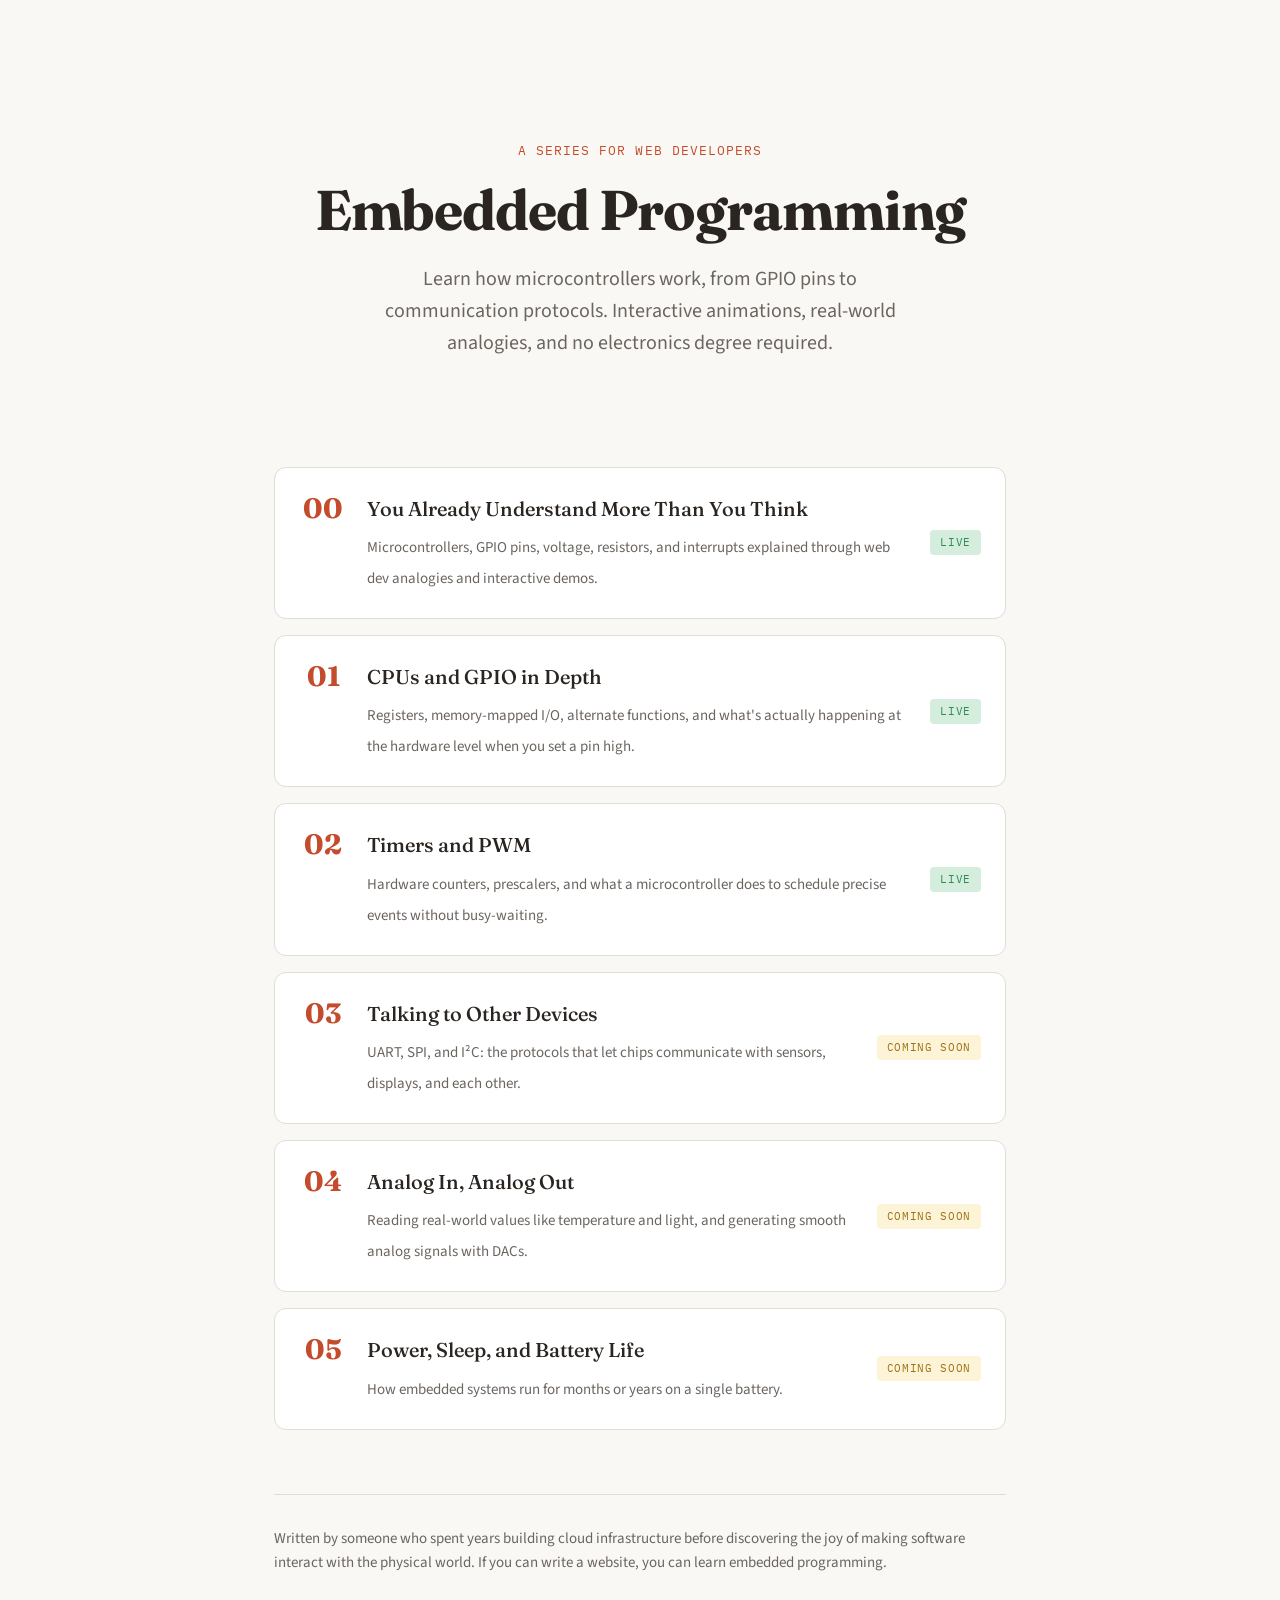
<file: index.html>
<!DOCTYPE html>
<html lang="en">
<head>
<meta charset="UTF-8">
<meta name="viewport" content="width=device-width, initial-scale=1.0">
<title>Embedded Programming for Web Developers</title>
<meta name="description" content="A hands-on series teaching embedded programming to web developers. Interactive animations, real analogies, no electronics degree required.">
<link href="https://fonts.googleapis.com/css2?family=Fraunces:ital,opsz,wght@0,9..144,300;0,9..144,500;0,9..144,700;1,9..144,400&family=IBM+Plex+Mono:wght@400;500&family=Source+Sans+3:wght@400;500;600&display=swap" rel="stylesheet">
<link rel="stylesheet" href="assets/css/shared.css">
<style>
  .hero {
    padding: 80px 0 60px;
    text-align: center;
  }

  .hero h1 {
    font-size: clamp(36px, 6vw, 56px);
    margin-bottom: 20px;
  }

  .hero .subtitle {
    max-width: 560px;
    margin: 0 auto 48px;
  }

  .post-list {
    list-style: none;
    display: flex;
    flex-direction: column;
    gap: 16px;
    margin: 0 0 64px;
  }

  .post-list a {
    display: flex;
    align-items: flex-start;
    gap: 20px;
    padding: 24px;
    background: var(--card);
    border: 1px solid var(--border);
    border-radius: 12px;
    text-decoration: none;
    transition: border-color 0.2s, box-shadow 0.2s;
  }
  .post-list a:hover {
    border-color: var(--accent);
    box-shadow: 0 4px 16px rgba(196,75,43,0.08);
  }

  .post-num {
    font-family: 'Fraunces', serif;
    font-weight: 700;
    font-size: 28px;
    color: var(--accent);
    flex-shrink: 0;
    width: 48px;
    text-align: center;
    line-height: 1.2;
  }

  .post-info { flex: 1; }

  .post-title {
    font-family: 'Fraunces', serif;
    font-weight: 500;
    font-size: 20px;
    color: var(--text);
    margin-bottom: 6px;
    display: block;
  }

  .post-desc {
    font-size: 15px;
    color: var(--text-muted);
    line-height: 1.5;
  }

  .post-tag {
    font-family: 'IBM Plex Mono', monospace;
    font-size: 11px;
    text-transform: uppercase;
    letter-spacing: 0.06em;
    padding: 3px 10px;
    border-radius: 4px;
    flex-shrink: 0;
    align-self: center;
  }
  .post-tag.live {
    background: var(--green-light);
    color: var(--green);
  }
  .post-tag.soon {
    background: var(--yellow-light);
    color: #9a7214;
  }

  .footer {
    border-top: 1px solid var(--border);
    padding-top: 32px;
    font-size: 15px;
    color: var(--text-muted);
    line-height: 1.6;
  }
</style>
</head>
<body>

<div class="page-container">

  <div class="hero">
    <span class="series-tag">A Series for Web Developers</span>
    <h1>Embedded Programming</h1>
    <p class="subtitle">Learn how microcontrollers work, from GPIO pins to communication protocols. Interactive animations, real-world analogies, and no electronics degree required.</p>
  </div>

  <ul class="post-list">
    <li>
      <a href="posts/00-you-already-understand.html">
        <span class="post-num">00</span>
        <div class="post-info">
          <span class="post-title">You Already Understand More Than You Think</span>
          <span class="post-desc">Microcontrollers, GPIO pins, voltage, resistors, and interrupts explained through web dev analogies and interactive demos.</span>
        </div>
        <span class="post-tag live">Live</span>
      </a>
    </li>
    <li>
      <a href="posts/01-cpus-and-gpio-in-depth.html">
        <span class="post-num">01</span>
        <div class="post-info">
          <span class="post-title">CPUs and GPIO in Depth</span>
          <span class="post-desc">Registers, memory-mapped I/O, alternate functions, and what's actually happening at the hardware level when you set a pin high.</span>
        </div>
        <span class="post-tag live">Live</span>
      </a>
    </li>
    <li>
      <a href="posts/02-timers-and-pwm.html">
        <span class="post-num">02</span>
        <div class="post-info">
          <span class="post-title">Timers and PWM</span>
          <span class="post-desc">Hardware counters, prescalers, and what a microcontroller does to schedule precise events without busy-waiting.</span>
        </div>
        <span class="post-tag live">Live</span>
      </a>
    </li>
    <li>
      <a href="#">
        <span class="post-num">03</span>
        <div class="post-info">
          <span class="post-title">Talking to Other Devices</span>
          <span class="post-desc">UART, SPI, and I²C: the protocols that let chips communicate with sensors, displays, and each other.</span>
        </div>
        <span class="post-tag soon">Coming soon</span>
      </a>
    </li>
    <li>
      <a href="#">
        <span class="post-num">04</span>
        <div class="post-info">
          <span class="post-title">Analog In, Analog Out</span>
          <span class="post-desc">Reading real-world values like temperature and light, and generating smooth analog signals with DACs.</span>
        </div>
        <span class="post-tag soon">Coming soon</span>
      </a>
    </li>
    <li>
      <a href="#">
        <span class="post-num">05</span>
        <div class="post-info">
          <span class="post-title">Power, Sleep, and Battery Life</span>
          <span class="post-desc">How embedded systems run for months or years on a single battery.</span>
        </div>
        <span class="post-tag soon">Coming soon</span>
      </a>
    </li>
  </ul>

  <div class="footer">
    <p>Written by someone who spent years building cloud infrastructure before discovering the joy of making software interact with the physical world. If you can write a website, you can learn embedded programming.</p>
  </div>

</div>

</body>
</html>
</file>
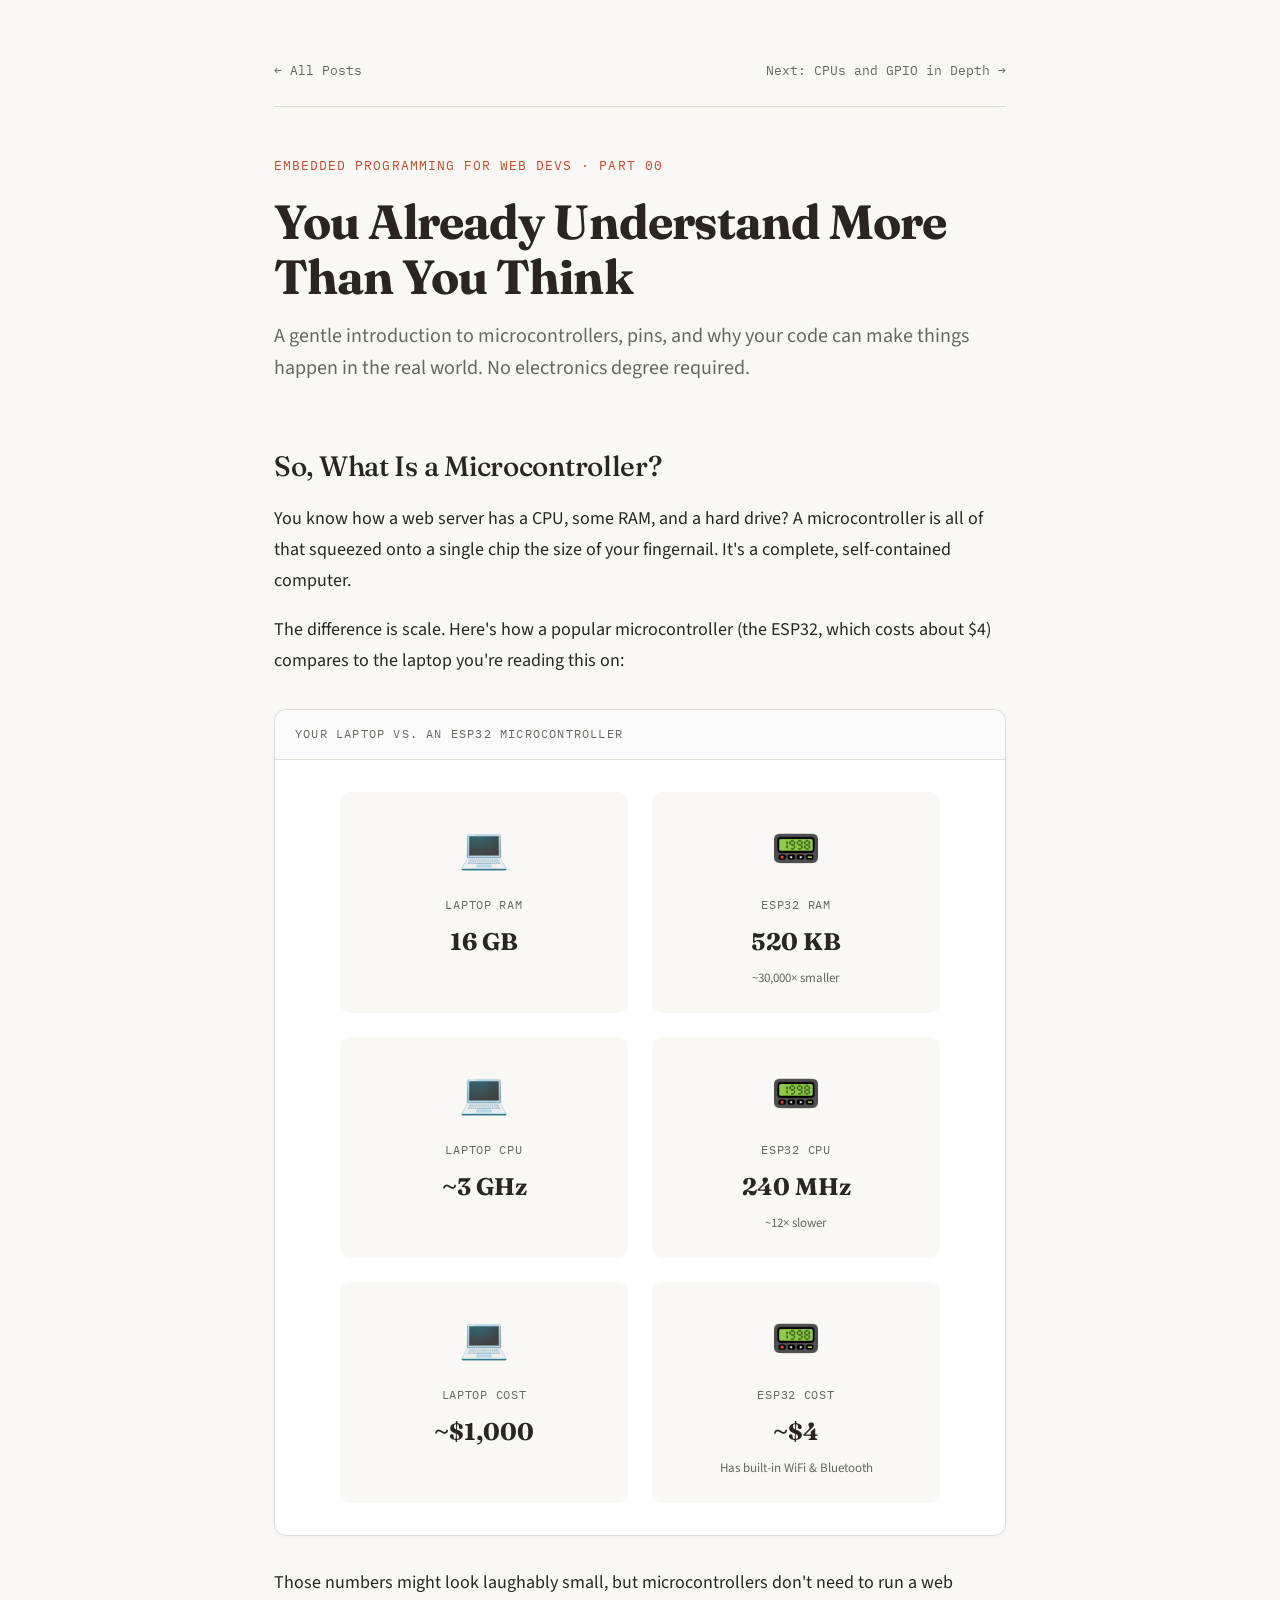
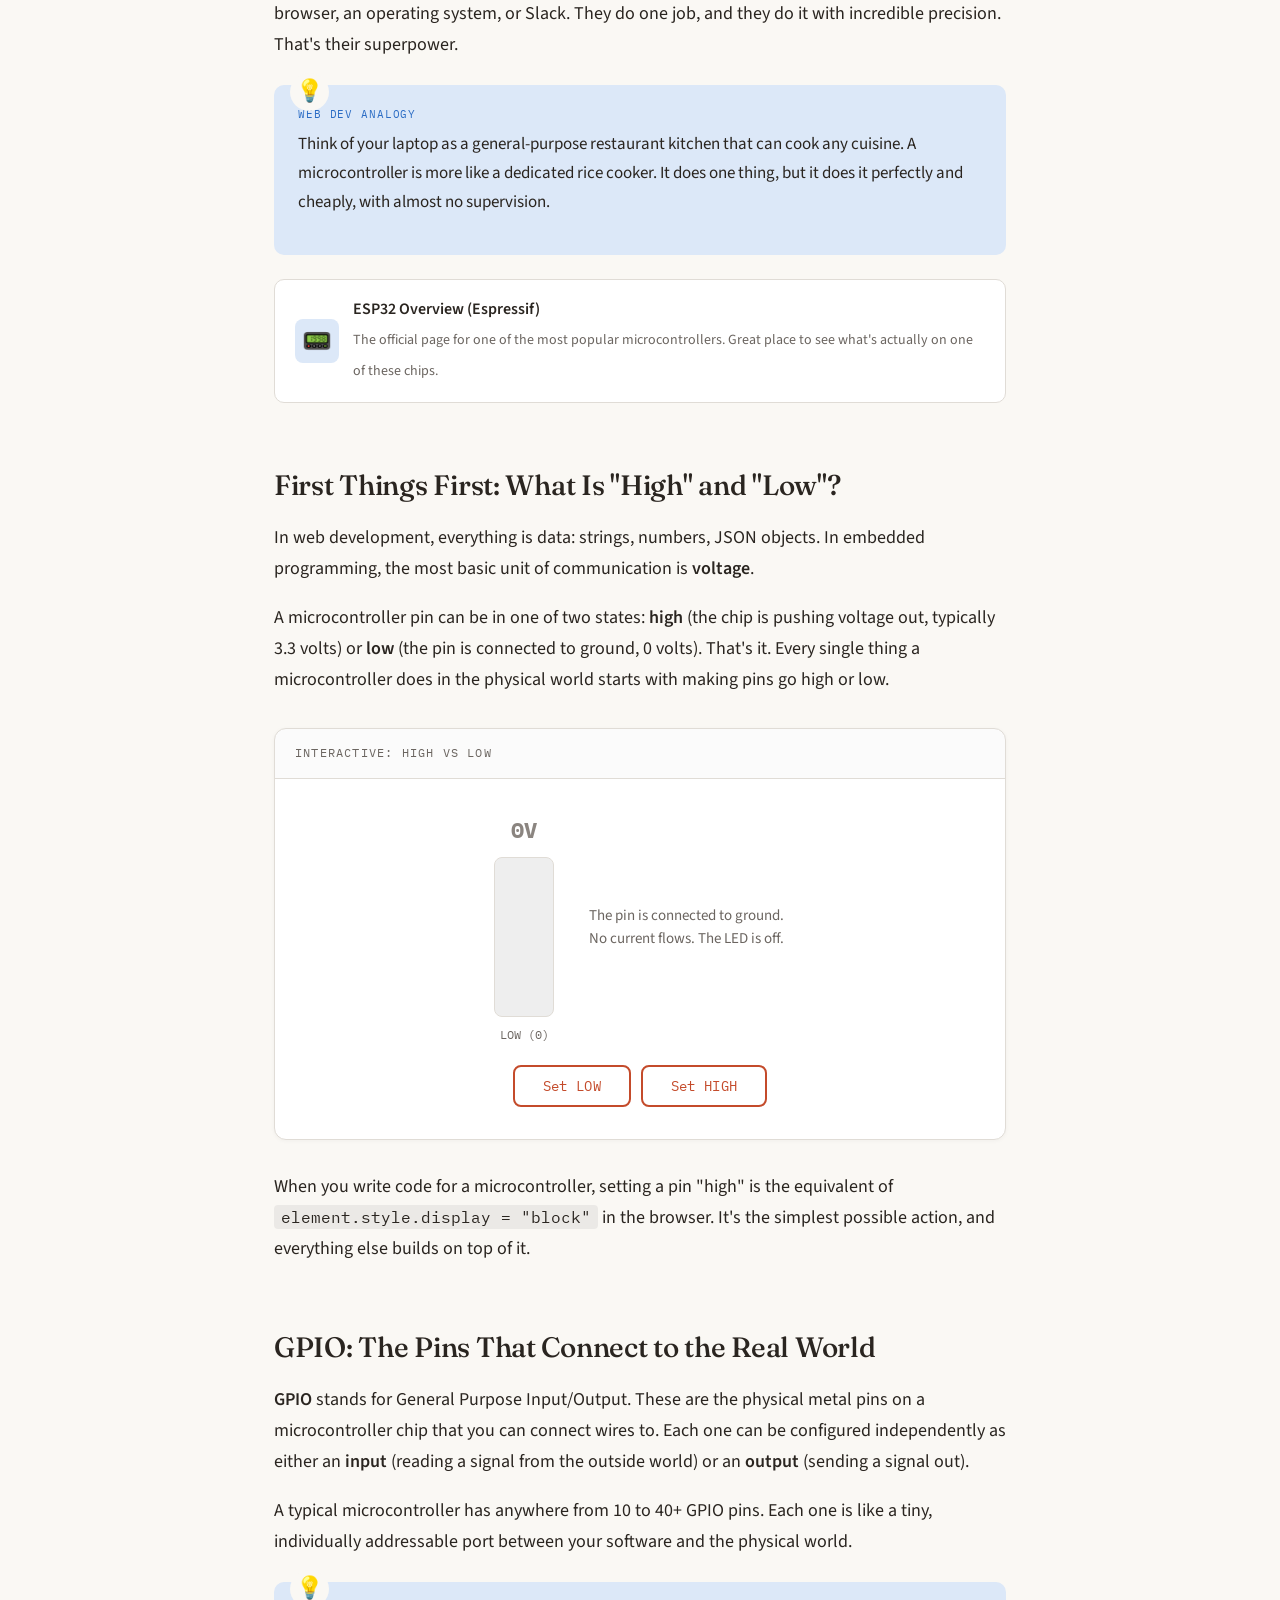
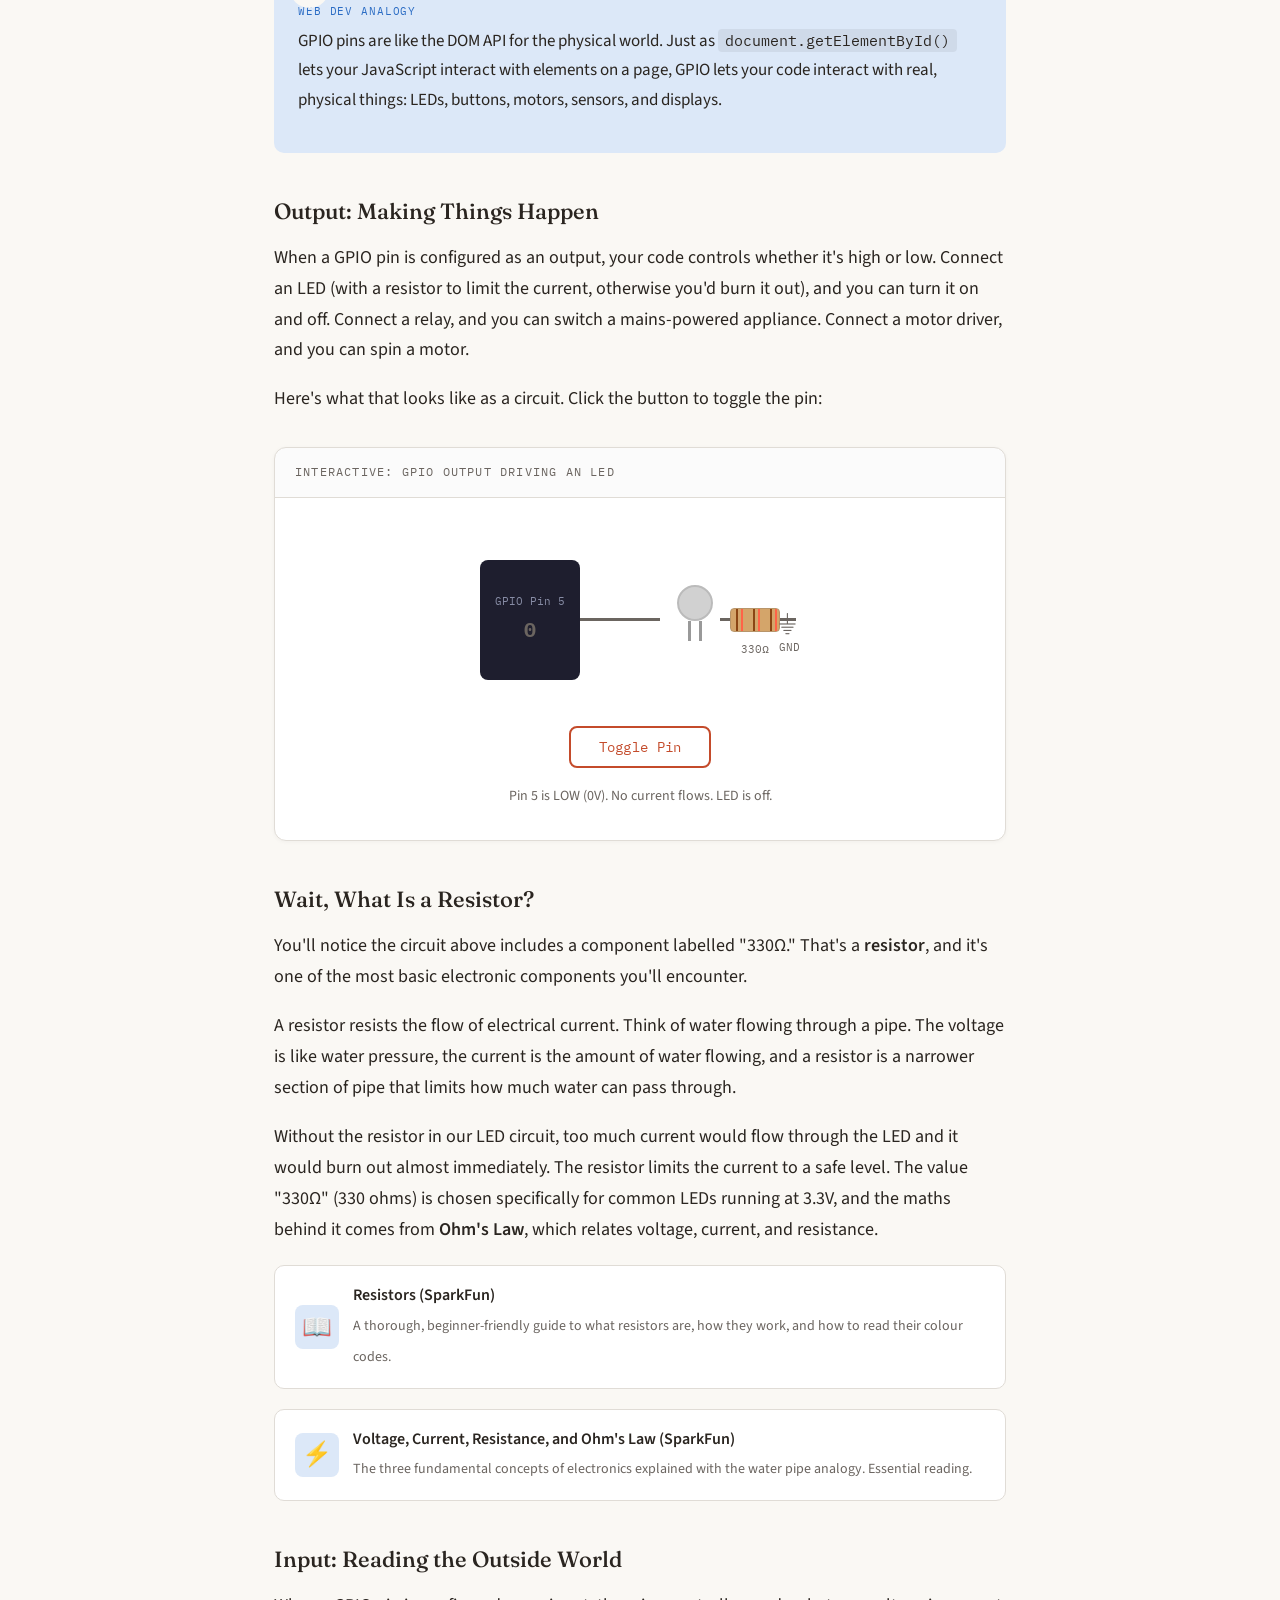
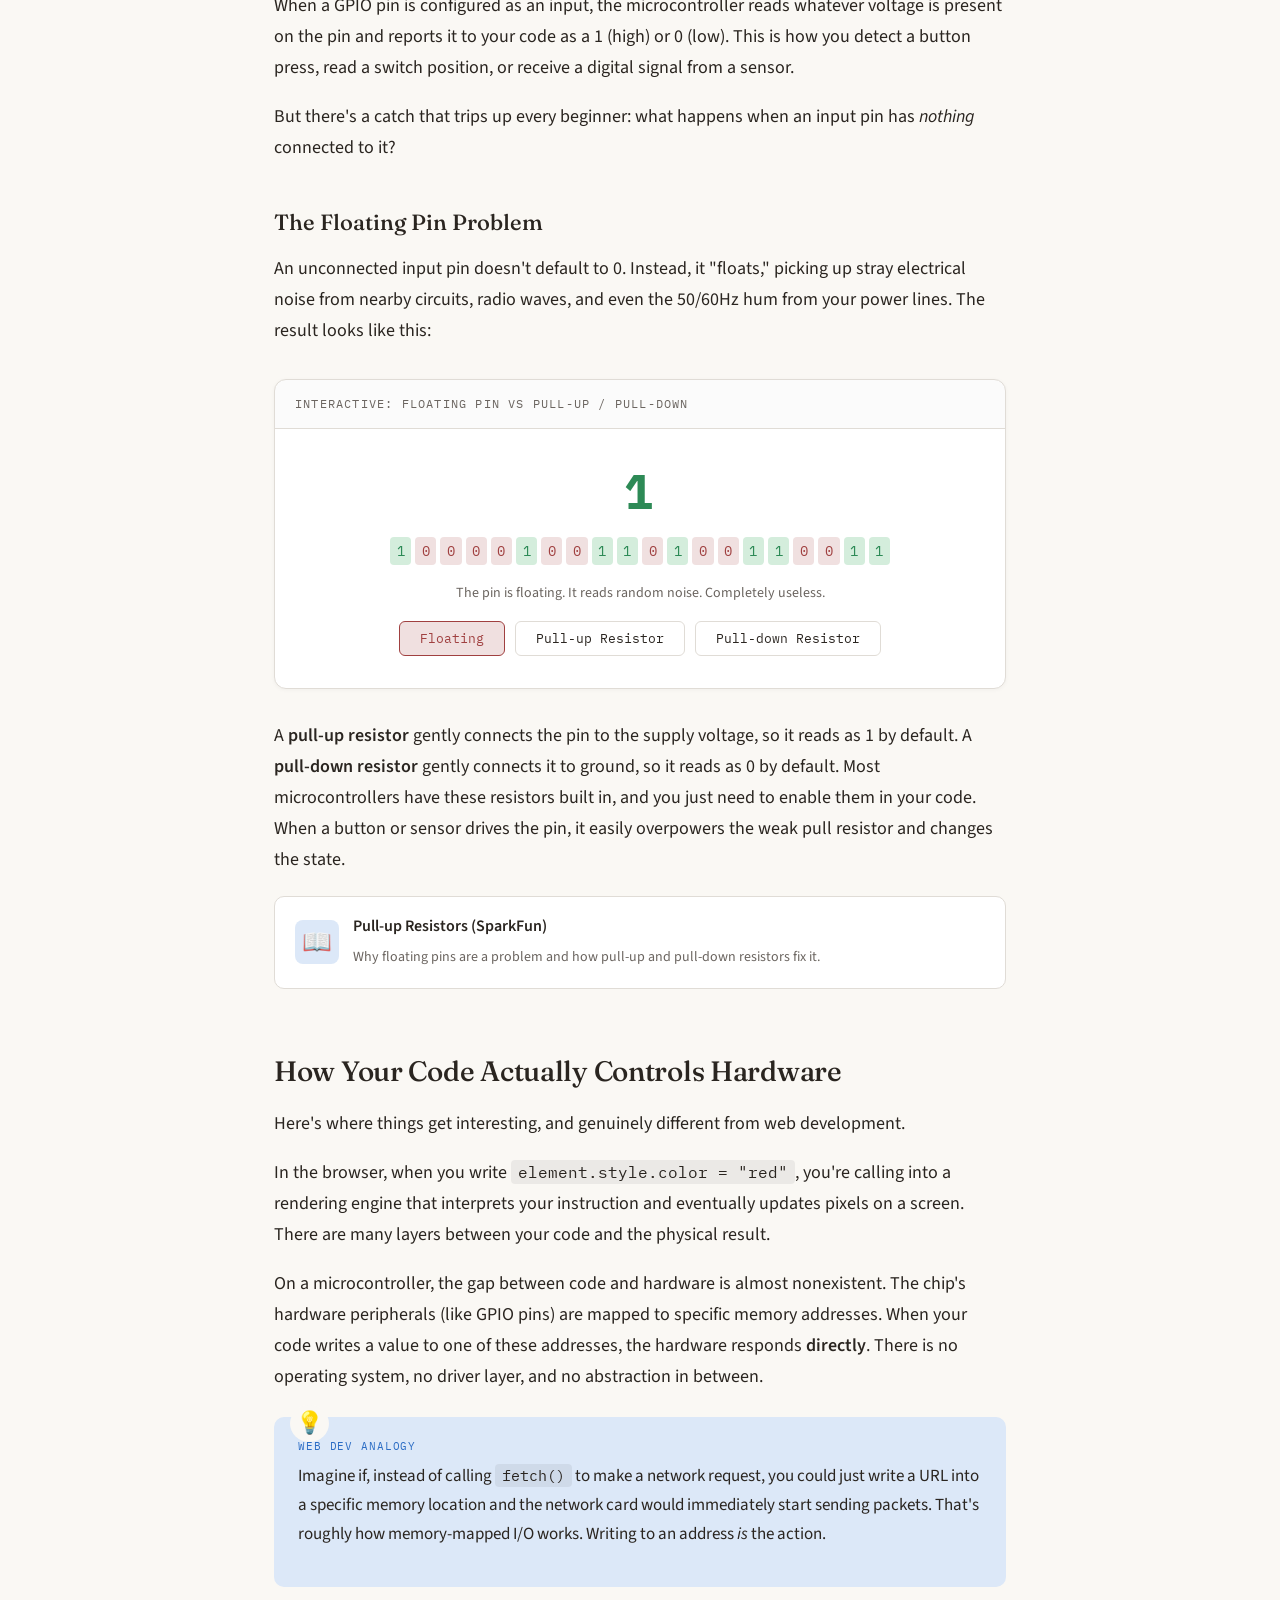
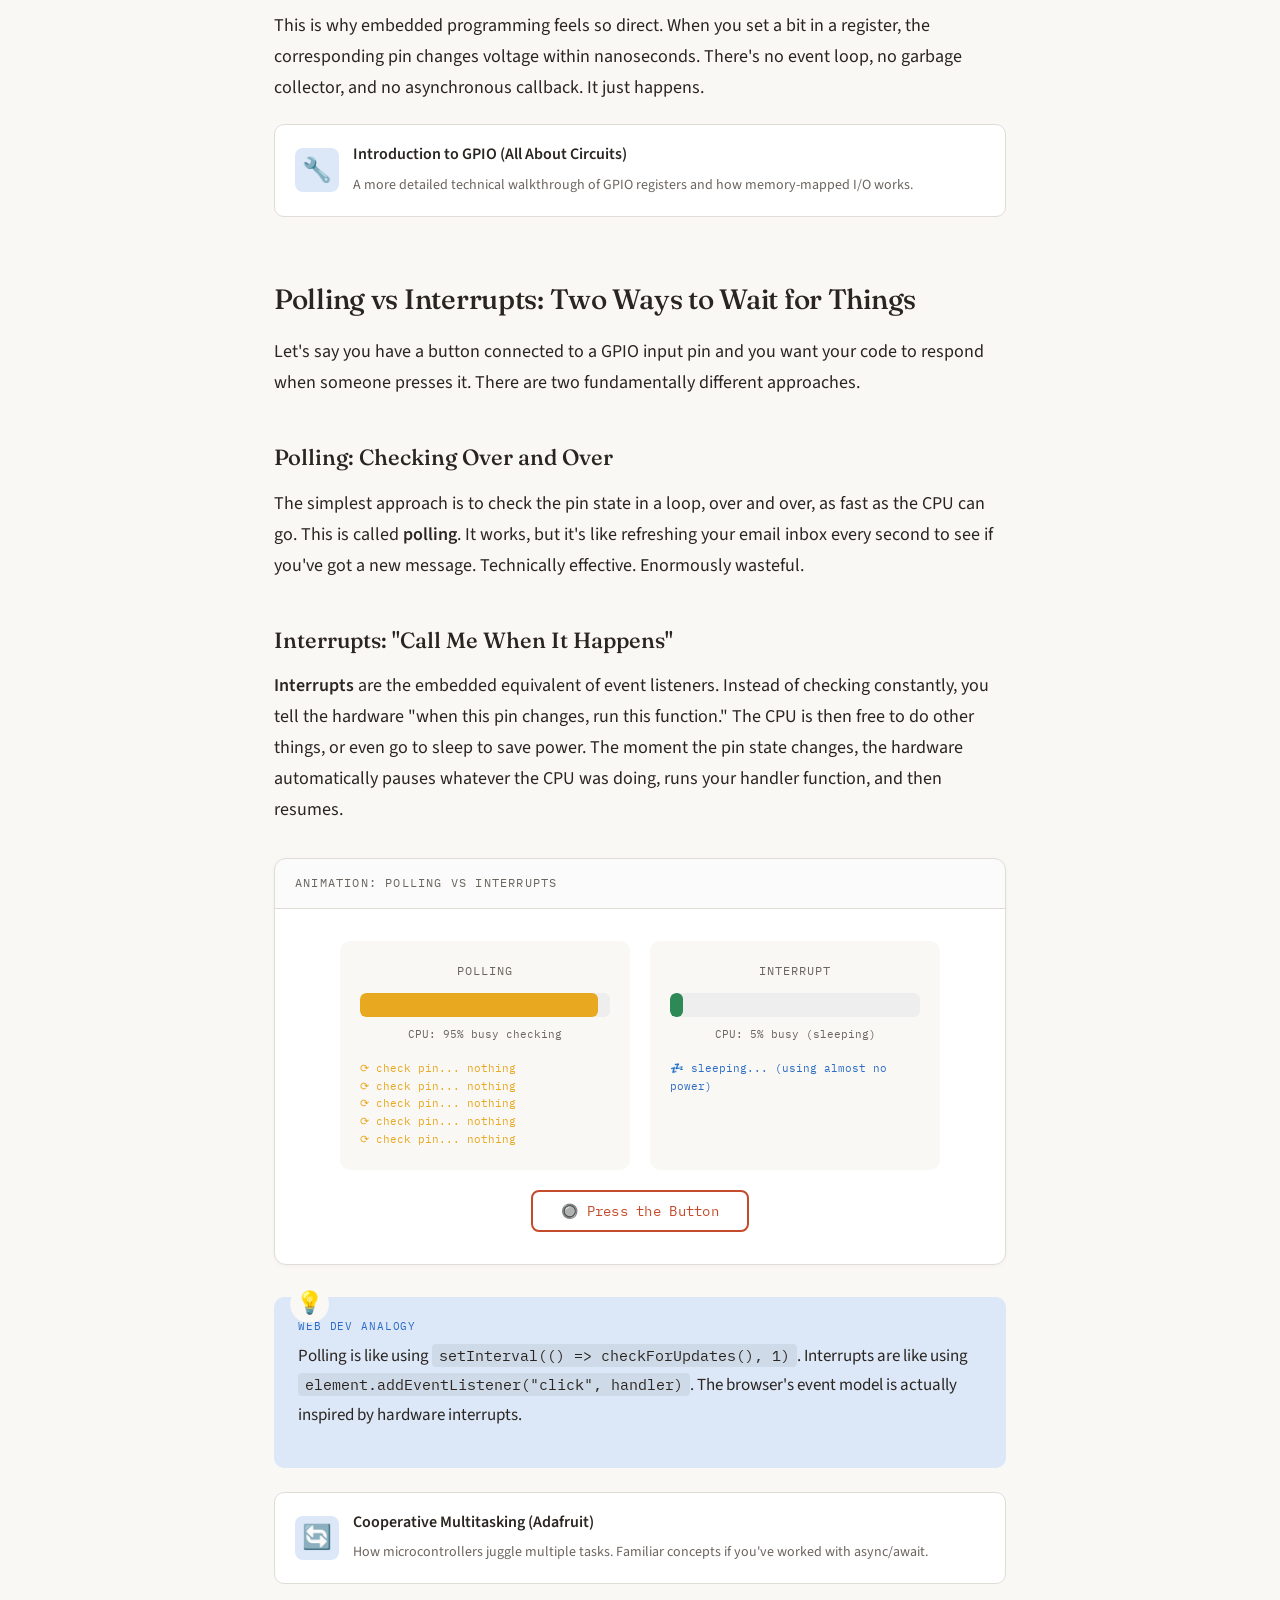
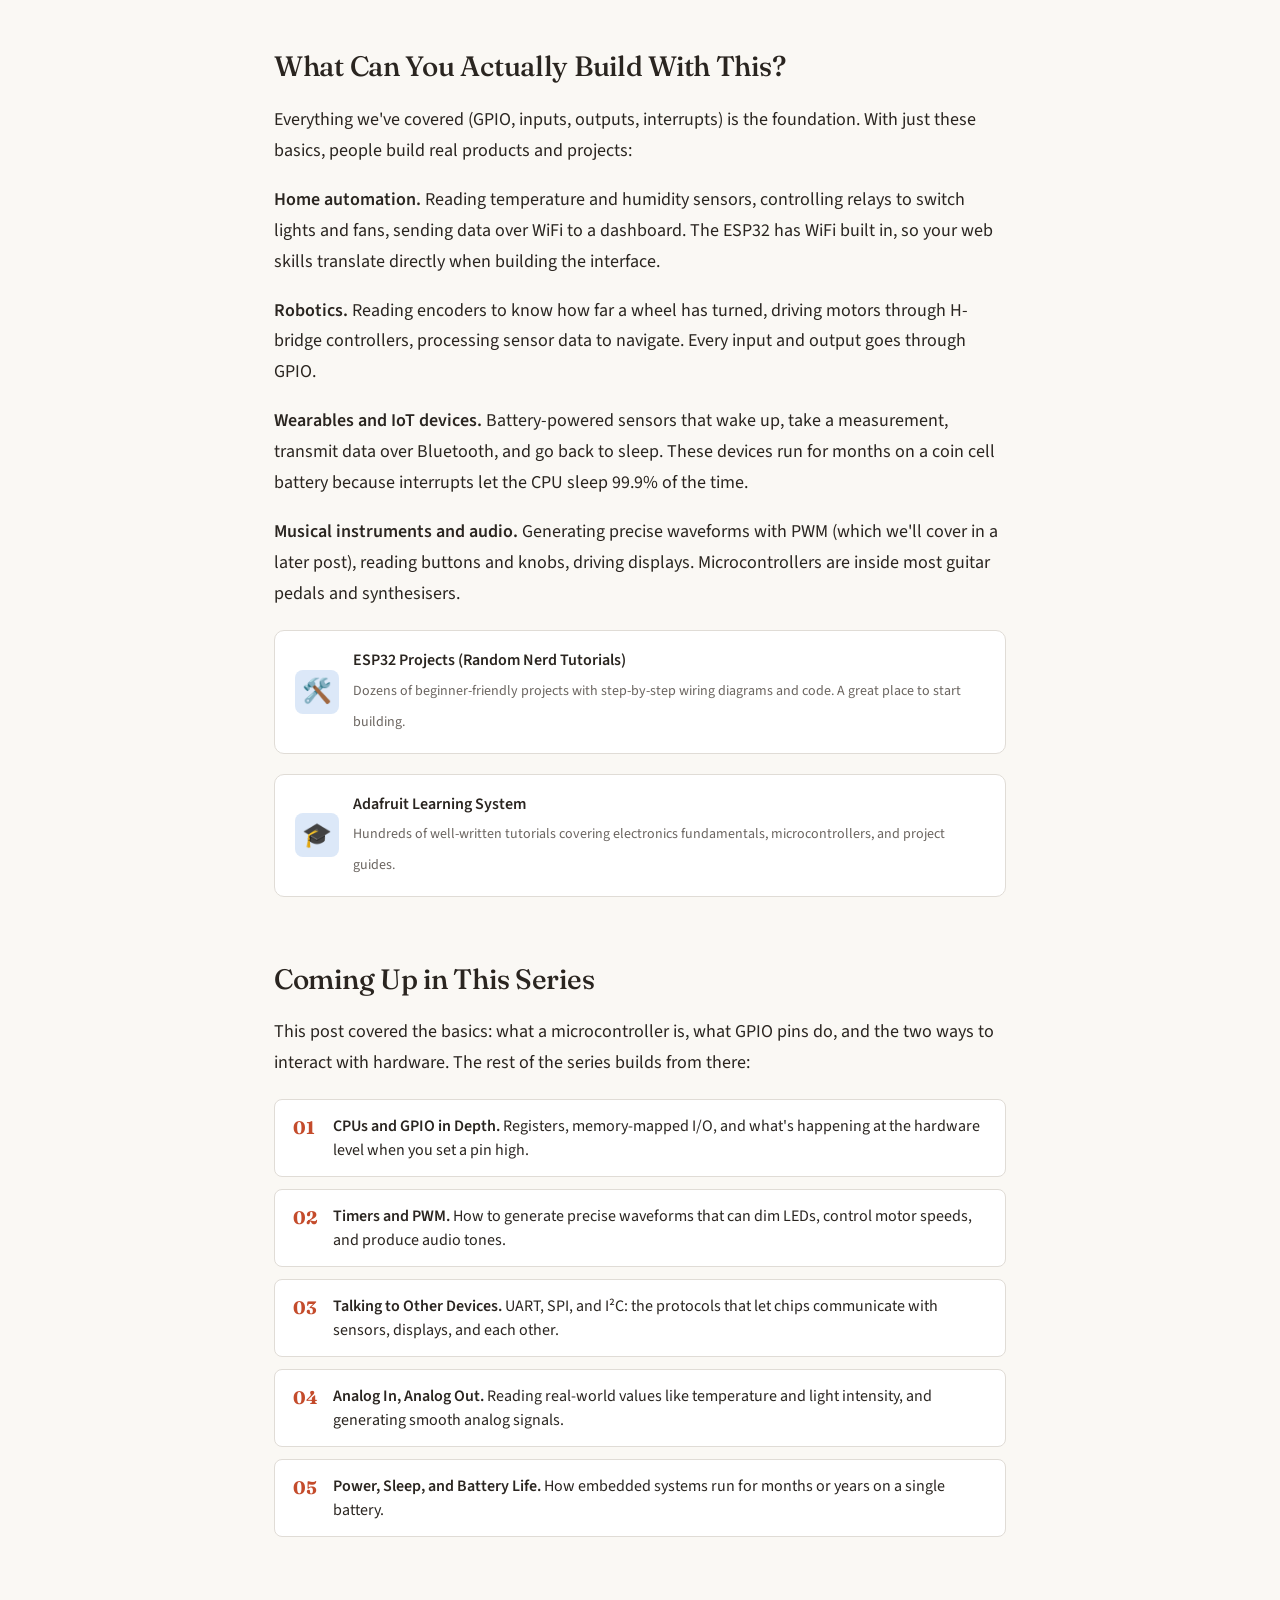
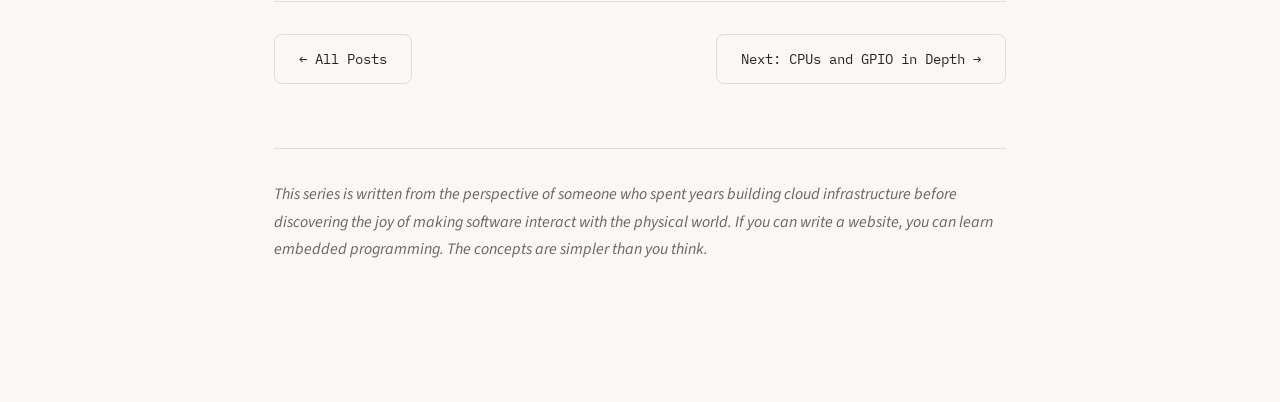
<file: posts/00-you-already-understand.html>
<!DOCTYPE html>
<html lang="en">
<head>
<meta charset="UTF-8">
<meta name="viewport" content="width=device-width, initial-scale=1.0">
<title>00: You Already Understand More Than You Think | Embedded for Web Devs</title>
<meta name="description" content="Microcontrollers, GPIO pins, voltage, resistors, and interrupts explained through web dev analogies and interactive demos.">
<link href="https://fonts.googleapis.com/css2?family=Fraunces:ital,opsz,wght@0,9..144,300;0,9..144,500;0,9..144,700;1,9..144,400&family=IBM+Plex+Mono:wght@400;500&family=Source+Sans+3:wght@400;500;600&display=swap" rel="stylesheet">
<link rel="stylesheet" href="../assets/css/shared.css">
<style>
  /* ---- MCU comparison ---- */
  .compare-grid {
    display: grid;
    grid-template-columns: 1fr 1fr;
    gap: 24px;
    width: 100%;
    max-width: 600px;
  }
  .compare-item {
    text-align: center;
    padding: 24px 16px;
    background: var(--bg);
    border-radius: 10px;
  }
  .compare-item .item-icon { font-size: 40px; margin-bottom: 10px; }
  .compare-item .item-label {
    font-family: 'IBM Plex Mono', monospace;
    font-size: 12px;
    text-transform: uppercase;
    letter-spacing: 0.06em;
    color: var(--text-muted);
    margin-bottom: 6px;
  }
  .compare-item .item-value {
    font-family: 'Fraunces', serif;
    font-size: 24px;
    font-weight: 700;
    color: var(--text);
  }
  .compare-item .item-note {
    font-size: 13px;
    color: var(--text-muted);
    margin-top: 4px;
  }

  /* ---- LED circuit ---- */
  .led-demo { display: flex; flex-direction: column; align-items: center; gap: 16px; }
  .circuit-visual { position: relative; width: 320px; height: 180px; }
  .mcu-box {
    position: absolute; left: 0; top: 30px; width: 100px; height: 120px;
    background: var(--code-bg); border-radius: 8px;
    display: flex; flex-direction: column; align-items: center; justify-content: center;
    color: #cdd6f4; font-family: 'IBM Plex Mono', monospace; font-size: 12px;
  }
  .mcu-box .mcu-label { font-size: 11px; opacity: 0.6; margin-bottom: 2px; }
  .mcu-box .pin-state { font-size: 20px; font-weight: 700; transition: color 0.3s; }
  .mcu-box .pin-state.high { color: #a6e3a1; }
  .mcu-box .pin-state.low { color: #6b6560; }
  .wire { position: absolute; top: 88px; left: 100px; width: 80px; height: 3px; background: #6b6560; transition: background 0.3s; }
  .wire.powered { background: var(--green); }
  .led-visual { position: absolute; top: 55px; left: 190px; width: 50px; height: 70px; display: flex; flex-direction: column; align-items: center; }
  .led-bulb {
    width: 36px; height: 36px; border-radius: 50%; background: #d1d1d1;
    transition: background 0.3s, box-shadow 0.3s; border: 2px solid #bbb;
  }
  .led-bulb.on {
    background: #6de368;
    box-shadow: 0 0 20px rgba(109,227,104,0.6), 0 0 60px rgba(109,227,104,0.2);
    border-color: #5bc856;
  }
  .led-legs { width: 14px; height: 20px; border-left: 3px solid #999; border-right: 3px solid #999; }
  .resistor-visual {
    position: absolute; top: 78px; left: 250px; width: 50px; height: 24px;
    background: repeating-linear-gradient(90deg, #d4a56a 0px, #d4a56a 5px, #8b4513 5px, #8b4513 7px, #d4a56a 7px, #d4a56a 10px, #ff6347 10px, #ff6347 12px, #d4a56a 12px, #d4a56a 17px);
    border-radius: 4px; border: 1px solid #b8956a;
  }
  .resistor-label { position: absolute; top: 110px; left: 248px; font-family: 'IBM Plex Mono', monospace; font-size: 11px; color: var(--text-muted); text-align: center; width: 54px; }
  .ground-symbol { position: absolute; top: 68px; right: 4px; font-size: 28px; color: var(--text-muted); }
  .ground-label { position: absolute; top: 108px; right: 0; font-family: 'IBM Plex Mono', monospace; font-size: 11px; color: var(--text-muted); }
  .wire2 { position: absolute; top: 88px; left: 240px; width: 10px; height: 3px; background: #6b6560; }
  .wire3 { position: absolute; top: 88px; left: 300px; width: 16px; height: 3px; background: #6b6560; }
  .demo-btn.active { background: var(--green); border-color: var(--green); color: white; }

  /* ---- Voltage bar ---- */
  .voltage-demo { display: flex; align-items: center; gap: 32px; flex-wrap: wrap; justify-content: center; }
  .voltage-bar-container { display: flex; flex-direction: column; align-items: center; gap: 8px; }
  .voltage-bar-track { width: 60px; height: 160px; background: #eee; border-radius: 8px; position: relative; overflow: hidden; border: 1px solid var(--border); }
  .voltage-bar-fill { position: absolute; bottom: 0; left: 0; right: 0; background: var(--green); border-radius: 0 0 7px 7px; transition: height 0.5s ease; }
  .voltage-bar-label { font-family: 'IBM Plex Mono', monospace; font-size: 22px; font-weight: 700; transition: color 0.3s; }
  .voltage-bar-sublabel { font-family: 'IBM Plex Mono', monospace; font-size: 12px; color: var(--text-muted); }
  .voltage-meaning { font-size: 15px; max-width: 200px; text-align: center; color: var(--text-muted); line-height: 1.5; }

  /* ---- Floating pin ---- */
  .float-demo { display: flex; flex-direction: column; align-items: center; gap: 16px; width: 100%; }
  .float-readout { font-family: 'IBM Plex Mono', monospace; font-size: 48px; font-weight: 700; letter-spacing: 4px; height: 60px; display: flex; align-items: center; transition: color 0.1s; }
  .float-stream { display: flex; gap: 4px; overflow: hidden; width: 100%; max-width: 500px; justify-content: center; }
  .float-bit { font-family: 'IBM Plex Mono', monospace; font-size: 14px; width: 22px; height: 28px; display: flex; align-items: center; justify-content: center; border-radius: 4px; transition: all 0.15s; }
  .float-bit.high { background: var(--green-light); color: var(--green); }
  .float-bit.low { background: #f0e0e0; color: #a04040; }
  .float-controls { display: flex; gap: 10px; flex-wrap: wrap; justify-content: center; }
  .float-btn { font-family: 'IBM Plex Mono', monospace; font-size: 13px; padding: 8px 20px; border-radius: 6px; border: 1px solid var(--border); background: var(--card); cursor: pointer; color: var(--text); transition: all 0.2s; }
  .float-btn:hover { border-color: var(--text-muted); }
  .float-btn.active-pull-up { background: var(--green-light); border-color: var(--green); color: var(--green); }
  .float-btn.active-pull-down { background: #f0e0e0; border-color: #a04040; color: #a04040; }

  /* ---- Polling vs Interrupt ---- */
  .poll-vs-int { display: grid; grid-template-columns: 1fr 1fr; gap: 20px; width: 100%; max-width: 600px; }
  @media (max-width: 560px) { .poll-vs-int { grid-template-columns: 1fr; } }
  .pvi-panel { background: var(--bg); border-radius: 10px; padding: 20px; text-align: center; }
  .pvi-title { font-family: 'IBM Plex Mono', monospace; font-size: 12px; text-transform: uppercase; letter-spacing: 0.08em; color: var(--text-muted); margin-bottom: 12px; }
  .pvi-cpu-bar { height: 24px; background: #eee; border-radius: 6px; overflow: hidden; margin-bottom: 8px; }
  .pvi-cpu-fill { height: 100%; border-radius: 6px; transition: width 0.3s; }
  .pvi-cpu-label { font-family: 'IBM Plex Mono', monospace; font-size: 11px; color: var(--text-muted); margin-bottom: 16px; display: block; }
  .pvi-log { font-family: 'IBM Plex Mono', monospace; font-size: 11px; text-align: left; height: 90px; overflow: hidden; color: var(--text-muted); line-height: 1.6; }
  .pvi-log .check { color: var(--pin-float); }
  .pvi-log .found { color: var(--green); font-weight: 500; }
  .pvi-log .sleep { color: var(--blue); }

  /* ---- Next up list ---- */
  .next-list { list-style: none; display: flex; flex-direction: column; gap: 12px; margin: 20px 0 32px; }
  .next-list li { display: flex; align-items: flex-start; gap: 12px; padding: 14px 18px; background: var(--card); border: 1px solid var(--border); border-radius: 8px; font-size: 16px; line-height: 1.5; }
  .next-list .next-num { font-family: 'Fraunces', serif; font-weight: 700; font-size: 18px; color: var(--accent); flex-shrink: 0; width: 28px; }

  .footer-note { margin-top: 64px; padding-top: 32px; border-top: 1px solid var(--border); font-size: 16px; color: var(--text-muted); font-style: italic; }
</style>
</head>
<body>

<div class="page-container">

  <nav class="post-nav">
    <a href="../index.html">← All Posts</a>
    <a href="01-cpus-and-gpio-in-depth.html" class="post-nav-next">Next: CPUs and GPIO in Depth →</a>
  </nav>

  <span class="series-tag">Embedded Programming for Web Devs · Part 00</span>
  <h1>You Already Understand More Than You Think</h1>
  <p class="subtitle">A gentle introduction to microcontrollers, pins, and why your code can make things happen in the real world. No electronics degree required.</p>

  <h2 class="fade-in">So, What Is a Microcontroller?</h2>

  <p class="fade-in">You know how a web server has a CPU, some RAM, and a hard drive? A microcontroller is all of that squeezed onto a single chip the size of your fingernail. It's a complete, self-contained computer.</p>

  <p class="fade-in">The difference is scale. Here's how a popular microcontroller (the ESP32, which costs about $4) compares to the laptop you're reading this on:</p>

  <div class="demo-container fade-in">
    <div class="demo-header">Your Laptop vs. an ESP32 Microcontroller</div>
    <div class="demo-body">
      <div class="compare-grid">
        <div class="compare-item"><div class="item-icon">💻</div><div class="item-label">Laptop RAM</div><div class="item-value">16 GB</div></div>
        <div class="compare-item"><div class="item-icon">📟</div><div class="item-label">ESP32 RAM</div><div class="item-value">520 KB</div><div class="item-note">~30,000× smaller</div></div>
        <div class="compare-item"><div class="item-icon">💻</div><div class="item-label">Laptop CPU</div><div class="item-value">~3 GHz</div></div>
        <div class="compare-item"><div class="item-icon">📟</div><div class="item-label">ESP32 CPU</div><div class="item-value">240 MHz</div><div class="item-note">~12× slower</div></div>
        <div class="compare-item"><div class="item-icon">💻</div><div class="item-label">Laptop Cost</div><div class="item-value">~$1,000</div></div>
        <div class="compare-item"><div class="item-icon">📟</div><div class="item-label">ESP32 Cost</div><div class="item-value">~$4</div><div class="item-note">Has built-in WiFi & Bluetooth</div></div>
      </div>
    </div>
  </div>

  <p class="fade-in">Those numbers might look laughably small, but microcontrollers don't need to run a web browser, an operating system, or Slack. They do one job, and they do it with incredible precision. That's their superpower.</p>

  <div class="analogy fade-in">
    <div class="analogy-label">Web dev analogy</div>
    <p>Think of your laptop as a general-purpose restaurant kitchen that can cook any cuisine. A microcontroller is more like a dedicated rice cooker. It does one thing, but it does it perfectly and cheaply, with almost no supervision.</p>
  </div>

  <a href="https://www.espressif.com/en/products/socs/esp32" class="link-card fade-in" target="_blank">
    <div class="link-icon">📟</div>
    <div class="link-body">
      <span class="link-title">ESP32 Overview (Espressif)</span>
      <span class="link-desc">The official page for one of the most popular microcontrollers. Great place to see what's actually on one of these chips.</span>
    </div>
  </a>

  <h2 class="fade-in">First Things First: What Is "High" and "Low"?</h2>

  <p class="fade-in">In web development, everything is data: strings, numbers, JSON objects. In embedded programming, the most basic unit of communication is <strong>voltage</strong>.</p>

  <p class="fade-in">A microcontroller pin can be in one of two states: <strong>high</strong> (the chip is pushing voltage out, typically 3.3 volts) or <strong>low</strong> (the pin is connected to ground, 0 volts). That's it. Every single thing a microcontroller does in the physical world starts with making pins go high or low.</p>

  <div class="demo-container fade-in" id="voltage-demo">
    <div class="demo-header">Interactive: High vs Low</div>
    <div class="demo-body">
      <div class="voltage-demo">
        <div class="voltage-bar-container">
          <div class="voltage-bar-label" id="voltage-value" style="color: var(--pin-low);">0V</div>
          <div class="voltage-bar-track"><div class="voltage-bar-fill" id="voltage-fill" style="height: 0%;"></div></div>
          <div class="voltage-bar-sublabel" id="voltage-state">LOW (0)</div>
        </div>
        <div class="voltage-meaning" id="voltage-meaning">The pin is connected to ground. No current flows. The LED is off.</div>
      </div>
      <div style="display: flex; gap: 10px;">
        <button class="demo-btn" onclick="setVoltage(false)">Set LOW</button>
        <button class="demo-btn" onclick="setVoltage(true)">Set HIGH</button>
      </div>
    </div>
  </div>

  <p class="fade-in">When you write code for a microcontroller, setting a pin "high" is the equivalent of <code>element.style.display = "block"</code> in the browser. It's the simplest possible action, and everything else builds on top of it.</p>

  <h2 class="fade-in">GPIO: The Pins That Connect to the Real World</h2>

  <p class="fade-in"><strong>GPIO</strong> stands for General Purpose Input/Output. These are the physical metal pins on a microcontroller chip that you can connect wires to. Each one can be configured independently as either an <strong>input</strong> (reading a signal from the outside world) or an <strong>output</strong> (sending a signal out).</p>

  <p class="fade-in">A typical microcontroller has anywhere from 10 to 40+ GPIO pins. Each one is like a tiny, individually addressable port between your software and the physical world.</p>

  <div class="analogy fade-in">
    <div class="analogy-label">Web dev analogy</div>
    <p>GPIO pins are like the DOM API for the physical world. Just as <code>document.getElementById()</code> lets your JavaScript interact with elements on a page, GPIO lets your code interact with real, physical things: LEDs, buttons, motors, sensors, and displays.</p>
  </div>

  <h3 class="fade-in">Output: Making Things Happen</h3>

  <p class="fade-in">When a GPIO pin is configured as an output, your code controls whether it's high or low. Connect an LED (with a resistor to limit the current, otherwise you'd burn it out), and you can turn it on and off. Connect a relay, and you can switch a mains-powered appliance. Connect a motor driver, and you can spin a motor.</p>

  <p class="fade-in">Here's what that looks like as a circuit. Click the button to toggle the pin:</p>

  <div class="demo-container fade-in" id="led-demo">
    <div class="demo-header">Interactive: GPIO Output driving an LED</div>
    <div class="demo-body">
      <div class="led-demo">
        <div class="circuit-visual">
          <div class="mcu-box"><span class="mcu-label">GPIO Pin 5</span><span class="pin-state low" id="led-pin-state">0</span></div>
          <div class="wire" id="led-wire"></div>
          <div class="led-visual"><div class="led-bulb" id="led-bulb"></div><div class="led-legs"></div></div>
          <div class="wire2"></div>
          <div class="resistor-visual"></div>
          <div class="resistor-label">330Ω</div>
          <div class="wire3"></div>
          <div class="ground-symbol">⏚</div>
          <div class="ground-label">GND</div>
        </div>
        <button class="demo-btn" id="led-toggle-btn" onclick="toggleLED()">Toggle Pin</button>
        <div class="demo-caption" id="led-caption">Pin 5 is LOW (0V). No current flows. LED is off.</div>
      </div>
    </div>
  </div>

  <h3 class="fade-in">Wait, What Is a Resistor?</h3>

  <p class="fade-in">You'll notice the circuit above includes a component labelled "330Ω." That's a <strong>resistor</strong>, and it's one of the most basic electronic components you'll encounter.</p>

  <p class="fade-in">A resistor resists the flow of electrical current. Think of water flowing through a pipe. The voltage is like water pressure, the current is the amount of water flowing, and a resistor is a narrower section of pipe that limits how much water can pass through.</p>

  <p class="fade-in">Without the resistor in our LED circuit, too much current would flow through the LED and it would burn out almost immediately. The resistor limits the current to a safe level. The value "330Ω" (330 ohms) is chosen specifically for common LEDs running at 3.3V, and the maths behind it comes from <strong>Ohm's Law</strong>, which relates voltage, current, and resistance.</p>

  <a href="https://learn.sparkfun.com/tutorials/resistors/all" class="link-card fade-in" target="_blank">
    <div class="link-icon">📖</div>
    <div class="link-body">
      <span class="link-title">Resistors (SparkFun)</span>
      <span class="link-desc">A thorough, beginner-friendly guide to what resistors are, how they work, and how to read their colour codes.</span>
    </div>
  </a>

  <a href="https://learn.sparkfun.com/tutorials/voltage-current-resistance-and-ohms-law/all" class="link-card fade-in" target="_blank">
    <div class="link-icon">⚡</div>
    <div class="link-body">
      <span class="link-title">Voltage, Current, Resistance, and Ohm's Law (SparkFun)</span>
      <span class="link-desc">The three fundamental concepts of electronics explained with the water pipe analogy. Essential reading.</span>
    </div>
  </a>

  <h3 class="fade-in">Input: Reading the Outside World</h3>

  <p class="fade-in">When a GPIO pin is configured as an input, the microcontroller reads whatever voltage is present on the pin and reports it to your code as a 1 (high) or 0 (low). This is how you detect a button press, read a switch position, or receive a digital signal from a sensor.</p>

  <p class="fade-in">But there's a catch that trips up every beginner: what happens when an input pin has <em>nothing</em> connected to it?</p>

  <h3 class="fade-in">The Floating Pin Problem</h3>

  <p class="fade-in">An unconnected input pin doesn't default to 0. Instead, it "floats," picking up stray electrical noise from nearby circuits, radio waves, and even the 50/60Hz hum from your power lines. The result looks like this:</p>

  <div class="demo-container fade-in" id="float-demo">
    <div class="demo-header">Interactive: Floating pin vs Pull-up / Pull-down</div>
    <div class="demo-body">
      <div class="float-demo">
        <div class="float-readout" id="float-value">?</div>
        <div class="float-stream" id="float-stream"></div>
        <div class="demo-caption" id="float-caption">The pin is floating. It reads random noise. Completely useless.</div>
        <div class="float-controls">
          <button class="float-btn" id="btn-float" onclick="setFloatMode('float')">Floating</button>
          <button class="float-btn" id="btn-pullup" onclick="setFloatMode('pullup')">Pull-up Resistor</button>
          <button class="float-btn" id="btn-pulldown" onclick="setFloatMode('pulldown')">Pull-down Resistor</button>
        </div>
      </div>
    </div>
  </div>

  <p class="fade-in">A <strong>pull-up resistor</strong> gently connects the pin to the supply voltage, so it reads as 1 by default. A <strong>pull-down resistor</strong> gently connects it to ground, so it reads as 0 by default. Most microcontrollers have these resistors built in, and you just need to enable them in your code. When a button or sensor drives the pin, it easily overpowers the weak pull resistor and changes the state.</p>

  <a href="https://learn.sparkfun.com/tutorials/pull-up-resistors/all" class="link-card fade-in" target="_blank">
    <div class="link-icon">📖</div>
    <div class="link-body">
      <span class="link-title">Pull-up Resistors (SparkFun)</span>
      <span class="link-desc">Why floating pins are a problem and how pull-up and pull-down resistors fix it.</span>
    </div>
  </a>

  <h2 class="fade-in">How Your Code Actually Controls Hardware</h2>

  <p class="fade-in">Here's where things get interesting, and genuinely different from web development.</p>

  <p class="fade-in">In the browser, when you write <code>element.style.color = "red"</code>, you're calling into a rendering engine that interprets your instruction and eventually updates pixels on a screen. There are many layers between your code and the physical result.</p>

  <p class="fade-in">On a microcontroller, the gap between code and hardware is almost nonexistent. The chip's hardware peripherals (like GPIO pins) are mapped to specific memory addresses. When your code writes a value to one of these addresses, the hardware responds <strong>directly</strong>. There is no operating system, no driver layer, and no abstraction in between.</p>

  <div class="analogy fade-in">
    <div class="analogy-label">Web dev analogy</div>
    <p>Imagine if, instead of calling <code>fetch()</code> to make a network request, you could just write a URL into a specific memory location and the network card would immediately start sending packets. That's roughly how memory-mapped I/O works. Writing to an address <em>is</em> the action.</p>
  </div>

  <p class="fade-in">This is why embedded programming feels so direct. When you set a bit in a register, the corresponding pin changes voltage within nanoseconds. There's no event loop, no garbage collector, and no asynchronous callback. It just happens.</p>

  <a href="https://www.allaboutcircuits.com/technical-articles/introduction-to-microcontroller-gpio/" class="link-card fade-in" target="_blank">
    <div class="link-icon">🔧</div>
    <div class="link-body">
      <span class="link-title">Introduction to GPIO (All About Circuits)</span>
      <span class="link-desc">A more detailed technical walkthrough of GPIO registers and how memory-mapped I/O works.</span>
    </div>
  </a>

  <h2 class="fade-in">Polling vs Interrupts: Two Ways to Wait for Things</h2>

  <p class="fade-in">Let's say you have a button connected to a GPIO input pin and you want your code to respond when someone presses it. There are two fundamentally different approaches.</p>

  <h3 class="fade-in">Polling: Checking Over and Over</h3>

  <p class="fade-in">The simplest approach is to check the pin state in a loop, over and over, as fast as the CPU can go. This is called <strong>polling</strong>. It works, but it's like refreshing your email inbox every second to see if you've got a new message. Technically effective. Enormously wasteful.</p>

  <h3 class="fade-in">Interrupts: "Call Me When It Happens"</h3>

  <p class="fade-in"><strong>Interrupts</strong> are the embedded equivalent of event listeners. Instead of checking constantly, you tell the hardware "when this pin changes, run this function." The CPU is then free to do other things, or even go to sleep to save power. The moment the pin state changes, the hardware automatically pauses whatever the CPU was doing, runs your handler function, and then resumes.</p>

  <div class="demo-container fade-in" id="poll-int-demo">
    <div class="demo-header">Animation: Polling vs Interrupts</div>
    <div class="demo-body">
      <div class="poll-vs-int">
        <div class="pvi-panel">
          <div class="pvi-title">Polling</div>
          <div class="pvi-cpu-bar"><div class="pvi-cpu-fill" id="poll-cpu" style="width: 95%; background: var(--pin-float);"></div></div>
          <span class="pvi-cpu-label">CPU: 95% busy checking</span>
          <div class="pvi-log" id="poll-log"></div>
        </div>
        <div class="pvi-panel">
          <div class="pvi-title">Interrupt</div>
          <div class="pvi-cpu-bar"><div class="pvi-cpu-fill" id="int-cpu" style="width: 5%; background: var(--green);"></div></div>
          <span class="pvi-cpu-label">CPU: 5% busy (sleeping)</span>
          <div class="pvi-log" id="int-log"></div>
        </div>
      </div>
      <button class="demo-btn" id="press-btn" onclick="simulatePress()">🔘 Press the Button</button>
    </div>
  </div>

  <div class="analogy fade-in">
    <div class="analogy-label">Web dev analogy</div>
    <p>Polling is like using <code>setInterval(() => checkForUpdates(), 1)</code>. Interrupts are like using <code>element.addEventListener("click", handler)</code>. The browser's event model is actually inspired by hardware interrupts.</p>
  </div>

  <a href="https://learn.adafruit.com/cooperative-multitasking-in-circuitpython-with-asyncio/overview" class="link-card fade-in" target="_blank">
    <div class="link-icon">🔄</div>
    <div class="link-body">
      <span class="link-title">Cooperative Multitasking (Adafruit)</span>
      <span class="link-desc">How microcontrollers juggle multiple tasks. Familiar concepts if you've worked with async/await.</span>
    </div>
  </a>

  <h2 class="fade-in">What Can You Actually Build With This?</h2>

  <p class="fade-in">Everything we've covered (GPIO, inputs, outputs, interrupts) is the foundation. With just these basics, people build real products and projects:</p>

  <p class="fade-in"><strong>Home automation.</strong> Reading temperature and humidity sensors, controlling relays to switch lights and fans, sending data over WiFi to a dashboard. The ESP32 has WiFi built in, so your web skills translate directly when building the interface.</p>

  <p class="fade-in"><strong>Robotics.</strong> Reading encoders to know how far a wheel has turned, driving motors through H-bridge controllers, processing sensor data to navigate. Every input and output goes through GPIO.</p>

  <p class="fade-in"><strong>Wearables and IoT devices.</strong> Battery-powered sensors that wake up, take a measurement, transmit data over Bluetooth, and go back to sleep. These devices run for months on a coin cell battery because interrupts let the CPU sleep 99.9% of the time.</p>

  <p class="fade-in"><strong>Musical instruments and audio.</strong> Generating precise waveforms with PWM (which we'll cover in a later post), reading buttons and knobs, driving displays. Microcontrollers are inside most guitar pedals and synthesisers.</p>

  <a href="https://randomnerdtutorials.com/projects-esp32/" class="link-card fade-in" target="_blank">
    <div class="link-icon">🛠️</div>
    <div class="link-body">
      <span class="link-title">ESP32 Projects (Random Nerd Tutorials)</span>
      <span class="link-desc">Dozens of beginner-friendly projects with step-by-step wiring diagrams and code. A great place to start building.</span>
    </div>
  </a>

  <a href="https://learn.adafruit.com/" class="link-card fade-in" target="_blank">
    <div class="link-icon">🎓</div>
    <div class="link-body">
      <span class="link-title">Adafruit Learning System</span>
      <span class="link-desc">Hundreds of well-written tutorials covering electronics fundamentals, microcontrollers, and project guides.</span>
    </div>
  </a>

  <h2 class="fade-in">Coming Up in This Series</h2>

  <p class="fade-in">This post covered the basics: what a microcontroller is, what GPIO pins do, and the two ways to interact with hardware. The rest of the series builds from there:</p>

  <ul class="next-list fade-in">
    <li><span class="next-num">01</span><span><strong>CPUs and GPIO in Depth.</strong> Registers, memory-mapped I/O, and what's happening at the hardware level when you set a pin high.</span></li>
    <li><span class="next-num">02</span><span><strong>Timers and PWM.</strong> How to generate precise waveforms that can dim LEDs, control motor speeds, and produce audio tones.</span></li>
    <li><span class="next-num">03</span><span><strong>Talking to Other Devices.</strong> UART, SPI, and I²C: the protocols that let chips communicate with sensors, displays, and each other.</span></li>
    <li><span class="next-num">04</span><span><strong>Analog In, Analog Out.</strong> Reading real-world values like temperature and light intensity, and generating smooth analog signals.</span></li>
    <li><span class="next-num">05</span><span><strong>Power, Sleep, and Battery Life.</strong> How embedded systems run for months or years on a single battery.</span></li>
  </ul>

  <div class="post-footer fade-in">
    <a href="../index.html">← All Posts</a>
    <a href="01-cpus-and-gpio-in-depth.html">Next: CPUs and GPIO in Depth →</a>
  </div>

  <p class="fade-in footer-note">This series is written from the perspective of someone who spent years building cloud infrastructure before discovering the joy of making software interact with the physical world. If you can write a website, you can learn embedded programming. The concepts are simpler than you think.</p>

</div>

<script src="../assets/js/shared.js"></script>
<script>
// ---- Voltage demo ----
function setVoltage(high) {
  const fill = document.getElementById('voltage-fill');
  const value = document.getElementById('voltage-value');
  const state = document.getElementById('voltage-state');
  const meaning = document.getElementById('voltage-meaning');
  if (high) {
    fill.style.height = '100%'; value.textContent = '3.3V'; value.style.color = 'var(--green)';
    state.textContent = 'HIGH (1)'; meaning.textContent = 'The pin is driven to 3.3 volts. Current flows through the circuit. The LED is on.';
  } else {
    fill.style.height = '0%'; value.textContent = '0V'; value.style.color = 'var(--pin-low)';
    state.textContent = 'LOW (0)'; meaning.textContent = 'The pin is connected to ground. No current flows. The LED is off.';
  }
}

// ---- LED demo ----
let ledOn = false;
function toggleLED() {
  ledOn = !ledOn;
  const bulb = document.getElementById('led-bulb'), wire = document.getElementById('led-wire');
  const pinState = document.getElementById('led-pin-state'), caption = document.getElementById('led-caption');
  const btn = document.getElementById('led-toggle-btn');
  if (ledOn) {
    bulb.classList.add('on'); wire.classList.add('powered'); pinState.textContent = '1'; pinState.className = 'pin-state high';
    caption.textContent = 'Pin 5 is HIGH (3.3V). Current flows through the LED and resistor to ground. LED is on!'; btn.classList.add('active');
  } else {
    bulb.classList.remove('on'); wire.classList.remove('powered'); pinState.textContent = '0'; pinState.className = 'pin-state low';
    caption.textContent = 'Pin 5 is LOW (0V). No current flows. LED is off.'; btn.classList.remove('active');
  }
}

// ---- Floating pin demo ----
let floatMode = 'float';
function initFloatDemo() {
  const stream = document.getElementById('float-stream');
  for (let i = 0; i < 20; i++) {
    const bit = document.createElement('div'); bit.className = 'float-bit low'; bit.textContent = '0'; stream.appendChild(bit);
  }
  setFloatMode('float');
  setInterval(() => {
    const value = document.getElementById('float-value'), stream = document.getElementById('float-stream');
    let v, cls;
    if (floatMode === 'float') { v = Math.random() > 0.5 ? 1 : 0; cls = v ? 'high' : 'low'; }
    else if (floatMode === 'pullup') { v = 1; cls = 'high'; }
    else { v = 0; cls = 'low'; }
    value.textContent = v; value.style.color = v ? 'var(--green)' : '#a04040';
    const newBit = document.createElement('div'); newBit.className = 'float-bit ' + cls; newBit.textContent = v;
    stream.appendChild(newBit);
    if (stream.children.length > 20) stream.removeChild(stream.firstChild);
  }, 150);
}
function setFloatMode(mode) {
  floatMode = mode;
  document.getElementById('btn-float').className = 'float-btn';
  document.getElementById('btn-pullup').className = 'float-btn';
  document.getElementById('btn-pulldown').className = 'float-btn';
  const caption = document.getElementById('float-caption');
  if (mode === 'float') { document.getElementById('btn-float').classList.add('active-pull-down'); caption.textContent = 'The pin is floating. It reads random noise. Completely useless.'; }
  else if (mode === 'pullup') { document.getElementById('btn-pullup').classList.add('active-pull-up'); caption.textContent = 'Pull-up enabled. The pin reads a stable 1. Press a button to pull it low.'; }
  else { document.getElementById('btn-pulldown').classList.add('active-pull-down'); caption.textContent = 'Pull-down enabled. The pin reads a stable 0. A sensor can drive it high.'; }
}

// ---- Polling vs Interrupt ----
function initPollDemo() {
  const pollLog = document.getElementById('poll-log'), intLog = document.getElementById('int-log');
  setInterval(() => {
    const line = document.createElement('div'); line.innerHTML = '<span class="check">⟳ check pin... nothing</span>';
    pollLog.appendChild(line); if (pollLog.children.length > 5) pollLog.removeChild(pollLog.firstChild);
  }, 400);
  intLog.innerHTML = '<div class="sleep">💤 sleeping... (using almost no power)</div>';
}
function simulatePress() {
  const pollLog = document.getElementById('poll-log'), intLog = document.getElementById('int-log');
  const btn = document.getElementById('press-btn');
  btn.style.transform = 'scale(0.95)'; setTimeout(() => btn.style.transform = '', 150);
  const pollLine = document.createElement('div'); pollLine.innerHTML = '<span class="found">⟳ check pin... PRESSED! → toggle LED</span>';
  pollLog.appendChild(pollLine); if (pollLog.children.length > 5) pollLog.removeChild(pollLog.firstChild);
  intLog.innerHTML = '';
  const intLine1 = document.createElement('div'); intLine1.innerHTML = '<span class="found">⚡ INTERRUPT! → toggle LED</span>'; intLog.appendChild(intLine1);
  setTimeout(() => { const intLine2 = document.createElement('div'); intLine2.innerHTML = '<span class="sleep">💤 back to sleep...</span>'; intLog.appendChild(intLine2); }, 800);
}

document.addEventListener('DOMContentLoaded', () => { initFloatDemo(); initPollDemo(); });
</script>

</body>
</html>
</file>
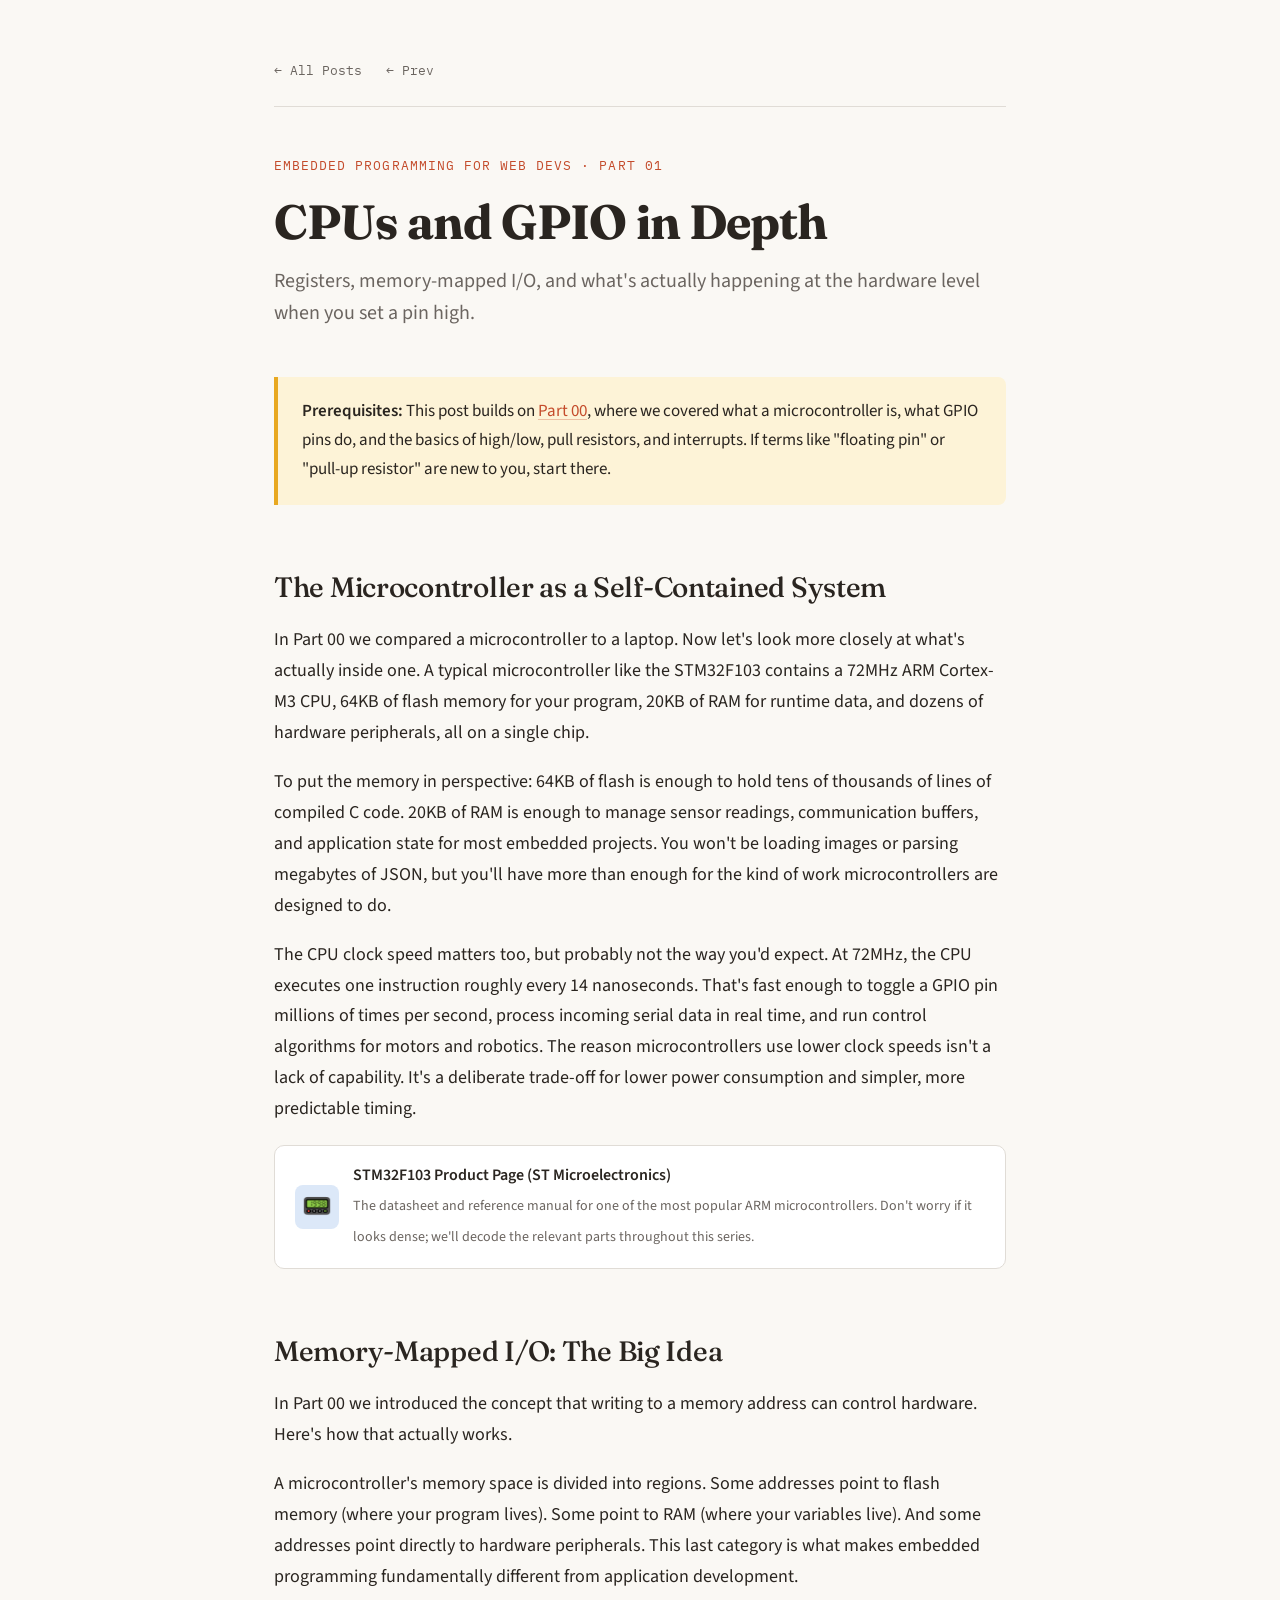
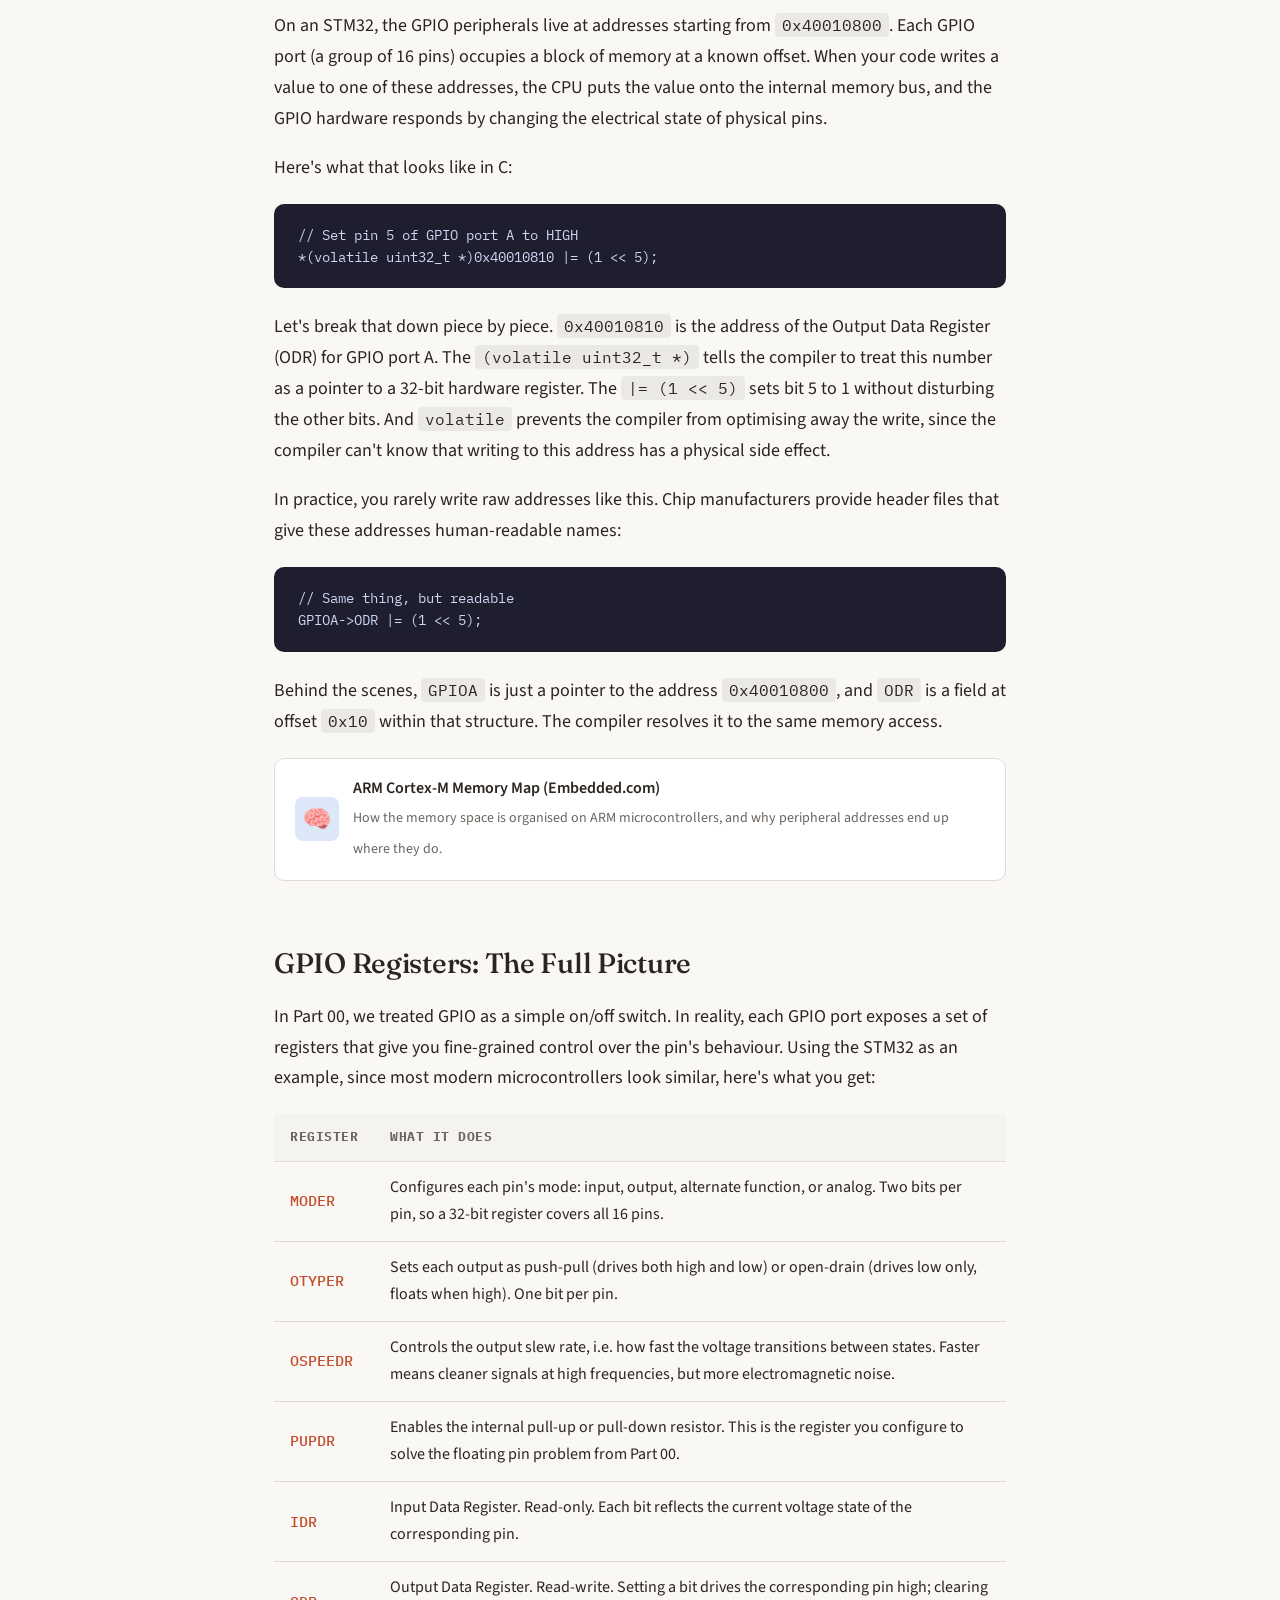
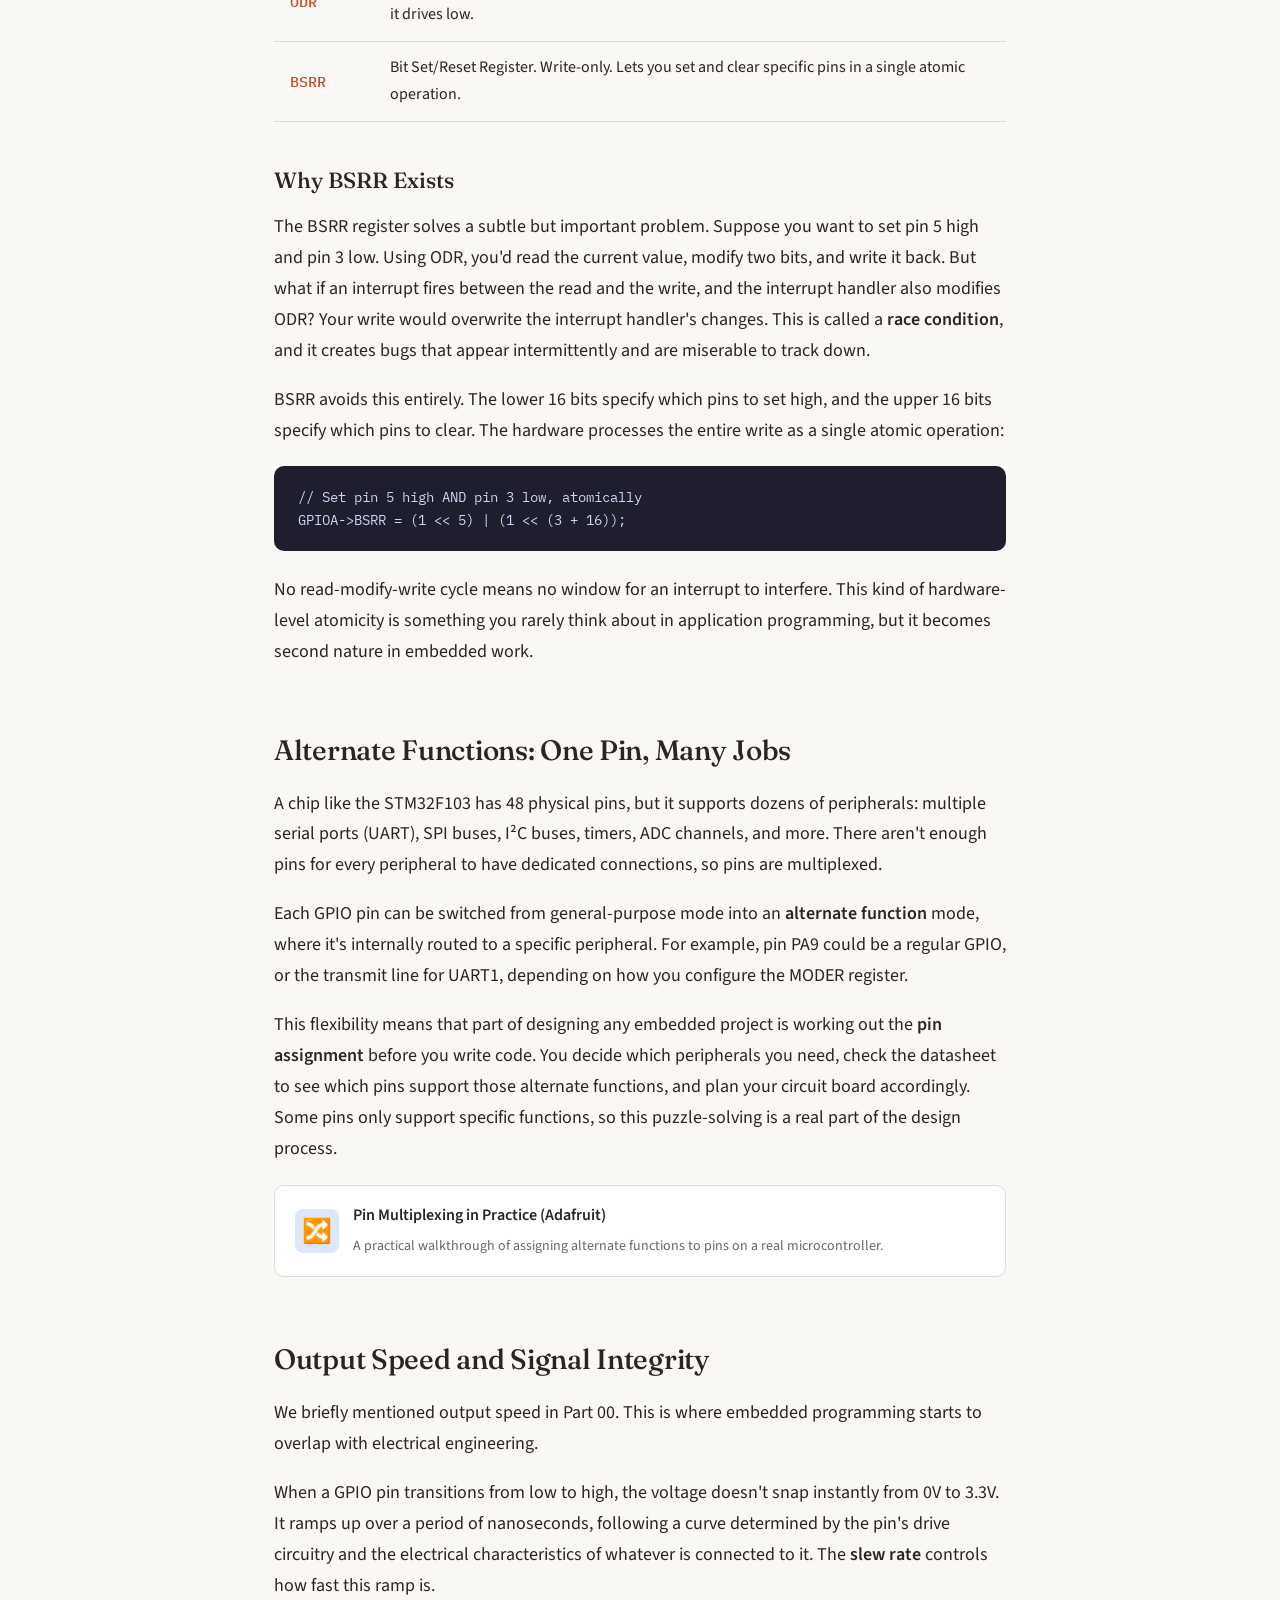
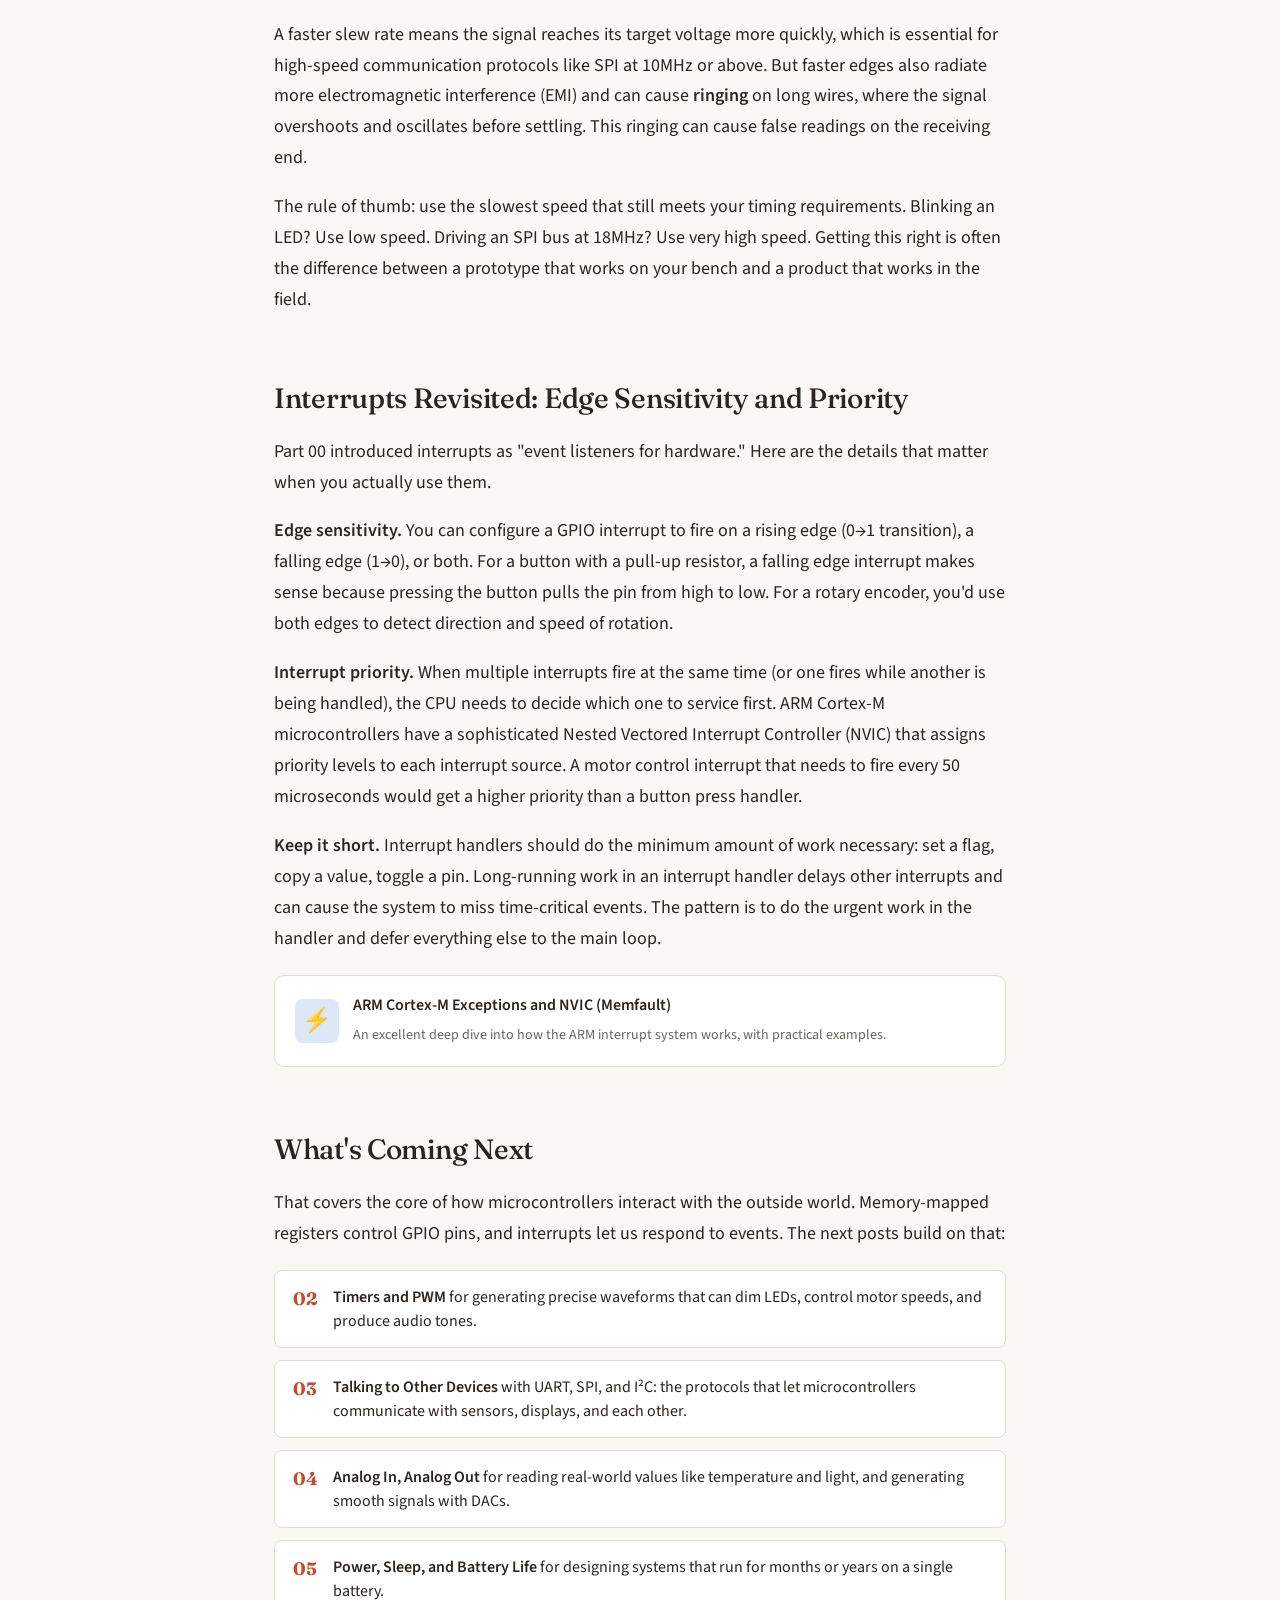
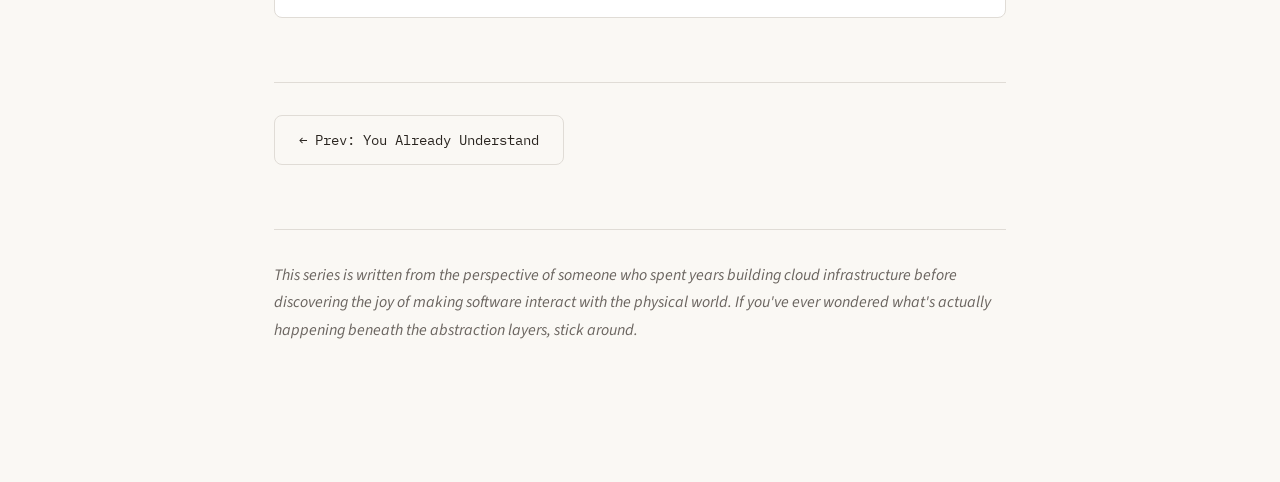
<file: posts/01-cpus-and-gpio-in-depth.html>
<!DOCTYPE html>
<html lang="en">
<head>
<meta charset="UTF-8">
<meta name="viewport" content="width=device-width, initial-scale=1.0">
<title>01: CPUs and GPIO in Depth | Embedded for Web Devs</title>
<meta name="description" content="Registers, memory-mapped I/O, alternate functions, and what's actually happening at the hardware level when you set a pin high.">
<link href="https://fonts.googleapis.com/css2?family=Fraunces:ital,opsz,wght@0,9..144,300;0,9..144,500;0,9..144,700;1,9..144,400&family=IBM+Plex+Mono:wght@400;500&family=Source+Sans+3:wght@400;500;600&display=swap" rel="stylesheet">
<link rel="stylesheet" href="../assets/css/shared.css">
<style>
  table {
    width: 100%;
    border-collapse: collapse;
    margin: 20px 0 28px;
    font-size: 16px;
  }
  th, td {
    padding: 12px 16px;
    text-align: left;
    border-bottom: 1px solid var(--border);
  }
  th {
    font-family: 'IBM Plex Mono', monospace;
    font-size: 13px;
    text-transform: uppercase;
    letter-spacing: 0.04em;
    color: var(--text-muted);
    background: rgba(0,0,0,0.02);
  }
  td:first-child {
    font-family: 'IBM Plex Mono', monospace;
    font-size: 15px;
    font-weight: 500;
    color: var(--accent);
    white-space: nowrap;
  }

  .next-list { list-style: none; display: flex; flex-direction: column; gap: 12px; margin: 20px 0 32px; }
  .next-list li { display: flex; align-items: flex-start; gap: 12px; padding: 14px 18px; background: var(--card); border: 1px solid var(--border); border-radius: 8px; font-size: 16px; line-height: 1.5; }
  .next-list .next-num { font-family: 'Fraunces', serif; font-weight: 700; font-size: 18px; color: var(--accent); flex-shrink: 0; width: 28px; }

  .footer-note { margin-top: 64px; padding-top: 32px; border-top: 1px solid var(--border); font-size: 16px; color: var(--text-muted); font-style: italic; }
</style>
</head>
<body>

<div class="page-container">

  <nav class="post-nav">
    <a href="../index.html">← All Posts</a>
    <a href="00-you-already-understand.html" style="margin-right: auto; margin-left: 24px;">← Prev</a>
  </nav>

  <span class="series-tag">Embedded Programming for Web Devs · Part 01</span>
  <h1>CPUs and GPIO in Depth</h1>
  <p class="subtitle">Registers, memory-mapped I/O, and what's actually happening at the hardware level when you set a pin high.</p>

  <div class="callout fade-in">
    <strong>Prerequisites:</strong> This post builds on <a href="00-you-already-understand.html">Part 00</a>, where we covered what a microcontroller is, what GPIO pins do, and the basics of high/low, pull resistors, and interrupts. If terms like "floating pin" or "pull-up resistor" are new to you, start there.
  </div>

  <h2 class="fade-in">The Microcontroller as a Self-Contained System</h2>

  <p class="fade-in">In Part 00 we compared a microcontroller to a laptop. Now let's look more closely at what's actually inside one. A typical microcontroller like the STM32F103 contains a 72MHz ARM Cortex-M3 CPU, 64KB of flash memory for your program, 20KB of RAM for runtime data, and dozens of hardware peripherals, all on a single chip.</p>

  <p class="fade-in">To put the memory in perspective: 64KB of flash is enough to hold tens of thousands of lines of compiled C code. 20KB of RAM is enough to manage sensor readings, communication buffers, and application state for most embedded projects. You won't be loading images or parsing megabytes of JSON, but you'll have more than enough for the kind of work microcontrollers are designed to do.</p>

  <p class="fade-in">The CPU clock speed matters too, but probably not the way you'd expect. At 72MHz, the CPU executes one instruction roughly every 14 nanoseconds. That's fast enough to toggle a GPIO pin millions of times per second, process incoming serial data in real time, and run control algorithms for motors and robotics. The reason microcontrollers use lower clock speeds isn't a lack of capability. It's a deliberate trade-off for lower power consumption and simpler, more predictable timing.</p>

  <a href="https://www.st.com/en/microcontrollers-microprocessors/stm32f103.html" class="link-card fade-in" target="_blank">
    <div class="link-icon">📟</div>
    <div class="link-body">
      <span class="link-title">STM32F103 Product Page (ST Microelectronics)</span>
      <span class="link-desc">The datasheet and reference manual for one of the most popular ARM microcontrollers. Don't worry if it looks dense; we'll decode the relevant parts throughout this series.</span>
    </div>
  </a>

  <h2 class="fade-in">Memory-Mapped I/O: The Big Idea</h2>

  <p class="fade-in">In Part 00 we introduced the concept that writing to a memory address can control hardware. Here's how that actually works.</p>

  <p class="fade-in">A microcontroller's memory space is divided into regions. Some addresses point to flash memory (where your program lives). Some point to RAM (where your variables live). And some addresses point directly to hardware peripherals. This last category is what makes embedded programming fundamentally different from application development.</p>

  <p class="fade-in">On an STM32, the GPIO peripherals live at addresses starting from <code>0x40010800</code>. Each GPIO port (a group of 16 pins) occupies a block of memory at a known offset. When your code writes a value to one of these addresses, the CPU puts the value onto the internal memory bus, and the GPIO hardware responds by changing the electrical state of physical pins.</p>

  <p class="fade-in">Here's what that looks like in C:</p>

  <pre><code>// Set pin 5 of GPIO port A to HIGH
*(volatile uint32_t *)0x40010810 |= (1 << 5);</code></pre>

  <p class="fade-in">Let's break that down piece by piece. <code>0x40010810</code> is the address of the Output Data Register (ODR) for GPIO port A. The <code>(volatile uint32_t *)</code> tells the compiler to treat this number as a pointer to a 32-bit hardware register. The <code>|= (1 << 5)</code> sets bit 5 to 1 without disturbing the other bits. And <code>volatile</code> prevents the compiler from optimising away the write, since the compiler can't know that writing to this address has a physical side effect.</p>

  <p class="fade-in">In practice, you rarely write raw addresses like this. Chip manufacturers provide header files that give these addresses human-readable names:</p>

  <pre><code>// Same thing, but readable
GPIOA->ODR |= (1 << 5);</code></pre>

  <p class="fade-in">Behind the scenes, <code>GPIOA</code> is just a pointer to the address <code>0x40010800</code>, and <code>ODR</code> is a field at offset <code>0x10</code> within that structure. The compiler resolves it to the same memory access.</p>

  <a href="https://www.embedded.com/introduction-to-arm-cortex-m-memory-map/" class="link-card fade-in" target="_blank">
    <div class="link-icon">🧠</div>
    <div class="link-body">
      <span class="link-title">ARM Cortex-M Memory Map (Embedded.com)</span>
      <span class="link-desc">How the memory space is organised on ARM microcontrollers, and why peripheral addresses end up where they do.</span>
    </div>
  </a>

  <h2 class="fade-in">GPIO Registers: The Full Picture</h2>

  <p class="fade-in">In Part 00, we treated GPIO as a simple on/off switch. In reality, each GPIO port exposes a set of registers that give you fine-grained control over the pin's behaviour. Using the STM32 as an example, since most modern microcontrollers look similar, here's what you get:</p>

  <table class="fade-in">
    <thead>
      <tr><th>Register</th><th>What It Does</th></tr>
    </thead>
    <tbody>
      <tr><td>MODER</td><td>Configures each pin's mode: input, output, alternate function, or analog. Two bits per pin, so a 32-bit register covers all 16 pins.</td></tr>
      <tr><td>OTYPER</td><td>Sets each output as push-pull (drives both high and low) or open-drain (drives low only, floats when high). One bit per pin.</td></tr>
      <tr><td>OSPEEDR</td><td>Controls the output slew rate, i.e. how fast the voltage transitions between states. Faster means cleaner signals at high frequencies, but more electromagnetic noise.</td></tr>
      <tr><td>PUPDR</td><td>Enables the internal pull-up or pull-down resistor. This is the register you configure to solve the floating pin problem from Part 00.</td></tr>
      <tr><td>IDR</td><td>Input Data Register. Read-only. Each bit reflects the current voltage state of the corresponding pin.</td></tr>
      <tr><td>ODR</td><td>Output Data Register. Read-write. Setting a bit drives the corresponding pin high; clearing it drives low.</td></tr>
      <tr><td>BSRR</td><td>Bit Set/Reset Register. Write-only. Lets you set and clear specific pins in a single atomic operation.</td></tr>
    </tbody>
  </table>

  <h3 class="fade-in">Why BSRR Exists</h3>

  <p class="fade-in">The BSRR register solves a subtle but important problem. Suppose you want to set pin 5 high and pin 3 low. Using ODR, you'd read the current value, modify two bits, and write it back. But what if an interrupt fires between the read and the write, and the interrupt handler also modifies ODR? Your write would overwrite the interrupt handler's changes. This is called a <strong>race condition</strong>, and it creates bugs that appear intermittently and are miserable to track down.</p>

  <p class="fade-in">BSRR avoids this entirely. The lower 16 bits specify which pins to set high, and the upper 16 bits specify which pins to clear. The hardware processes the entire write as a single atomic operation:</p>

  <pre><code>// Set pin 5 high AND pin 3 low, atomically
GPIOA->BSRR = (1 << 5) | (1 << (3 + 16));</code></pre>

  <p class="fade-in">No read-modify-write cycle means no window for an interrupt to interfere. This kind of hardware-level atomicity is something you rarely think about in application programming, but it becomes second nature in embedded work.</p>

  <h2 class="fade-in">Alternate Functions: One Pin, Many Jobs</h2>

  <p class="fade-in">A chip like the STM32F103 has 48 physical pins, but it supports dozens of peripherals: multiple serial ports (UART), SPI buses, I²C buses, timers, ADC channels, and more. There aren't enough pins for every peripheral to have dedicated connections, so pins are multiplexed.</p>

  <p class="fade-in">Each GPIO pin can be switched from general-purpose mode into an <strong>alternate function</strong> mode, where it's internally routed to a specific peripheral. For example, pin PA9 could be a regular GPIO, or the transmit line for UART1, depending on how you configure the MODER register.</p>

  <p class="fade-in">This flexibility means that part of designing any embedded project is working out the <strong>pin assignment</strong> before you write code. You decide which peripherals you need, check the datasheet to see which pins support those alternate functions, and plan your circuit board accordingly. Some pins only support specific functions, so this puzzle-solving is a real part of the design process.</p>

  <a href="https://learn.adafruit.com/using-atsamd21-sercom-to-add-more-spi-i2c-serial-ports/overview" class="link-card fade-in" target="_blank">
    <div class="link-icon">🔀</div>
    <div class="link-body">
      <span class="link-title">Pin Multiplexing in Practice (Adafruit)</span>
      <span class="link-desc">A practical walkthrough of assigning alternate functions to pins on a real microcontroller.</span>
    </div>
  </a>

  <h2 class="fade-in">Output Speed and Signal Integrity</h2>

  <p class="fade-in">We briefly mentioned output speed in Part 00. This is where embedded programming starts to overlap with electrical engineering.</p>

  <p class="fade-in">When a GPIO pin transitions from low to high, the voltage doesn't snap instantly from 0V to 3.3V. It ramps up over a period of nanoseconds, following a curve determined by the pin's drive circuitry and the electrical characteristics of whatever is connected to it. The <strong>slew rate</strong> controls how fast this ramp is.</p>

  <p class="fade-in">A faster slew rate means the signal reaches its target voltage more quickly, which is essential for high-speed communication protocols like SPI at 10MHz or above. But faster edges also radiate more electromagnetic interference (EMI) and can cause <strong>ringing</strong> on long wires, where the signal overshoots and oscillates before settling. This ringing can cause false readings on the receiving end.</p>

  <p class="fade-in">The rule of thumb: use the slowest speed that still meets your timing requirements. Blinking an LED? Use low speed. Driving an SPI bus at 18MHz? Use very high speed. Getting this right is often the difference between a prototype that works on your bench and a product that works in the field.</p>

  <h2 class="fade-in">Interrupts Revisited: Edge Sensitivity and Priority</h2>

  <p class="fade-in">Part 00 introduced interrupts as "event listeners for hardware." Here are the details that matter when you actually use them.</p>

  <p class="fade-in"><strong>Edge sensitivity.</strong> You can configure a GPIO interrupt to fire on a rising edge (0→1 transition), a falling edge (1→0), or both. For a button with a pull-up resistor, a falling edge interrupt makes sense because pressing the button pulls the pin from high to low. For a rotary encoder, you'd use both edges to detect direction and speed of rotation.</p>

  <p class="fade-in"><strong>Interrupt priority.</strong> When multiple interrupts fire at the same time (or one fires while another is being handled), the CPU needs to decide which one to service first. ARM Cortex-M microcontrollers have a sophisticated Nested Vectored Interrupt Controller (NVIC) that assigns priority levels to each interrupt source. A motor control interrupt that needs to fire every 50 microseconds would get a higher priority than a button press handler.</p>

  <p class="fade-in"><strong>Keep it short.</strong> Interrupt handlers should do the minimum amount of work necessary: set a flag, copy a value, toggle a pin. Long-running work in an interrupt handler delays other interrupts and can cause the system to miss time-critical events. The pattern is to do the urgent work in the handler and defer everything else to the main loop.</p>

  <a href="https://interrupt.memfault.com/blog/arm-cortex-m-exceptions-and-nvic" class="link-card fade-in" target="_blank">
    <div class="link-icon">⚡</div>
    <div class="link-body">
      <span class="link-title">ARM Cortex-M Exceptions and NVIC (Memfault)</span>
      <span class="link-desc">An excellent deep dive into how the ARM interrupt system works, with practical examples.</span>
    </div>
  </a>

  <h2 class="fade-in">What's Coming Next</h2>

  <p class="fade-in">That covers the core of how microcontrollers interact with the outside world. Memory-mapped registers control GPIO pins, and interrupts let us respond to events. The next posts build on that:</p>

  <ul class="next-list fade-in">
    <li><span class="next-num">02</span><span><strong>Timers and PWM</strong> for generating precise waveforms that can dim LEDs, control motor speeds, and produce audio tones.</span></li>
    <li><span class="next-num">03</span><span><strong>Talking to Other Devices</strong> with UART, SPI, and I²C: the protocols that let microcontrollers communicate with sensors, displays, and each other.</span></li>
    <li><span class="next-num">04</span><span><strong>Analog In, Analog Out</strong> for reading real-world values like temperature and light, and generating smooth signals with DACs.</span></li>
    <li><span class="next-num">05</span><span><strong>Power, Sleep, and Battery Life</strong> for designing systems that run for months or years on a single battery.</span></li>
  </ul>

  <div class="post-footer fade-in">
    <a href="00-you-already-understand.html">← Prev: You Already Understand</a>
    <span></span>
  </div>

  <p class="fade-in footer-note">This series is written from the perspective of someone who spent years building cloud infrastructure before discovering the joy of making software interact with the physical world. If you've ever wondered what's actually happening beneath the abstraction layers, stick around.</p>

</div>

<script src="../assets/js/shared.js"></script>

</body>
</html>
</file>
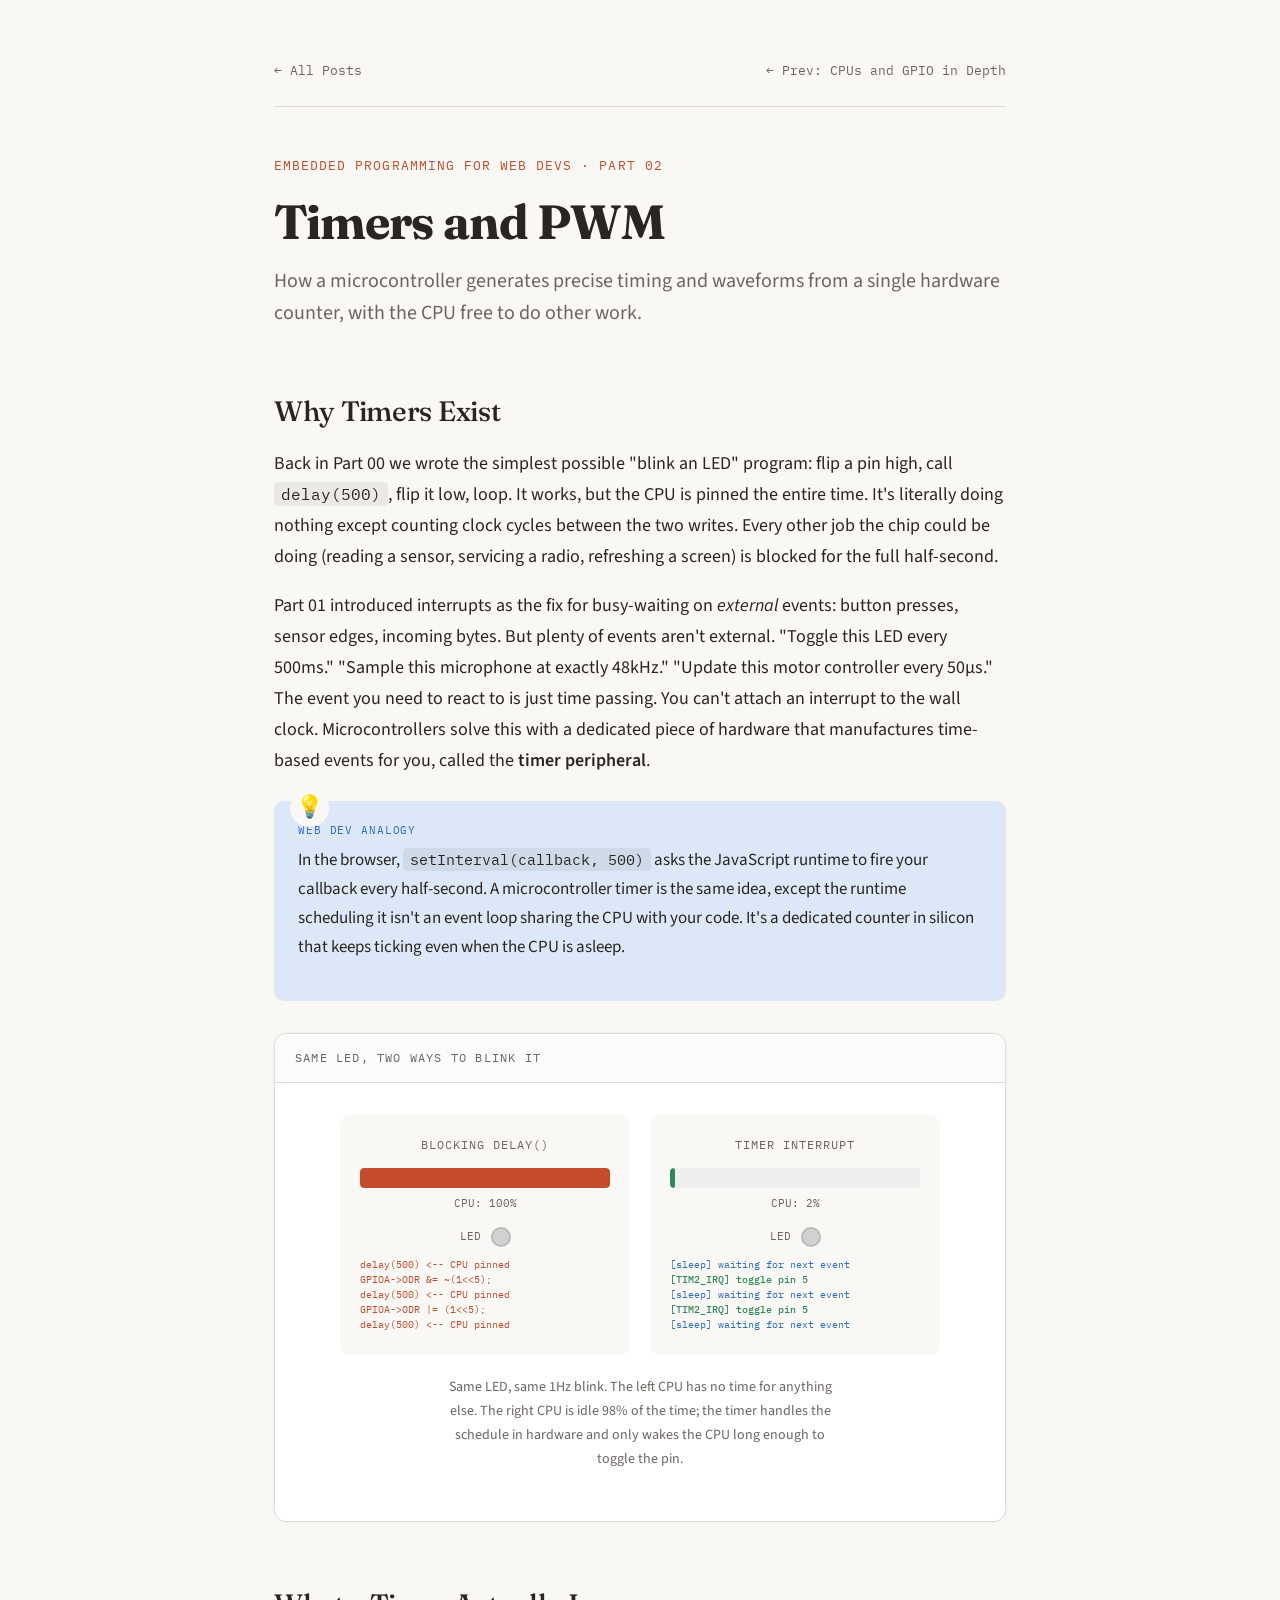
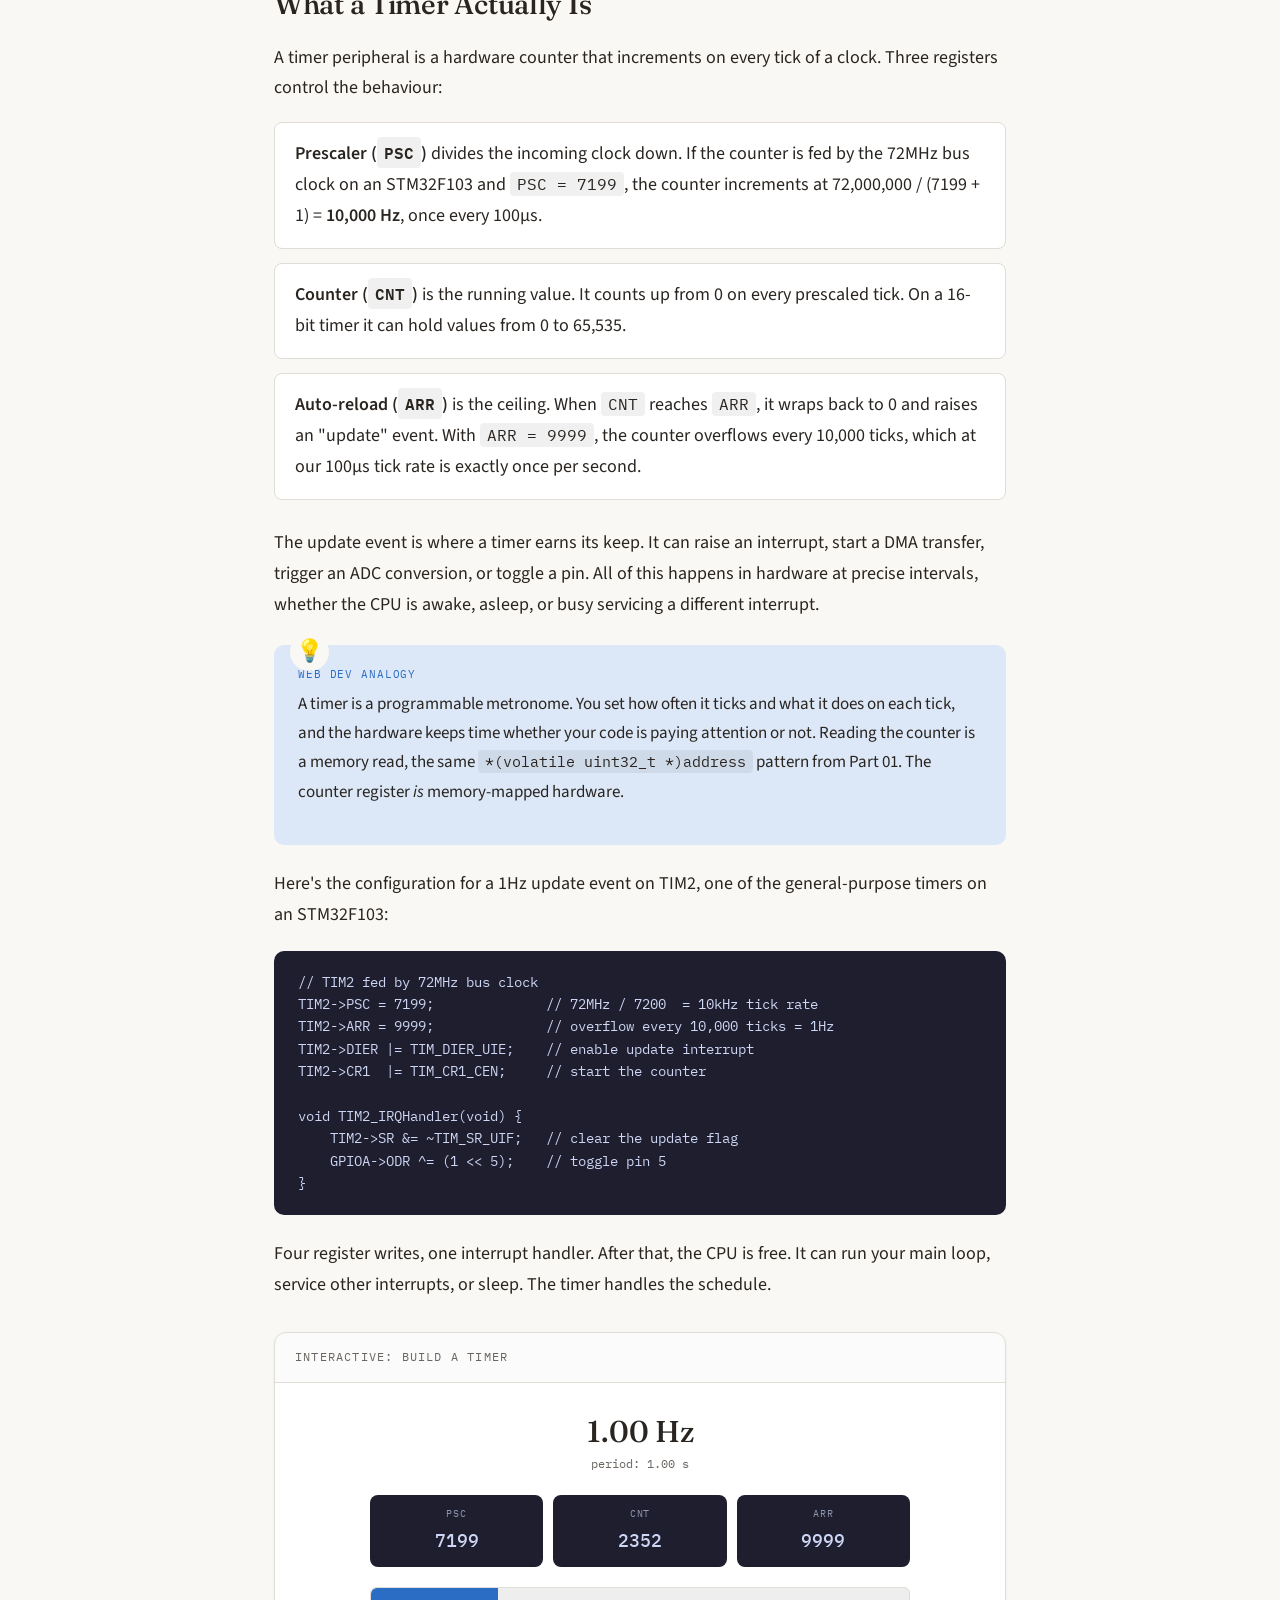
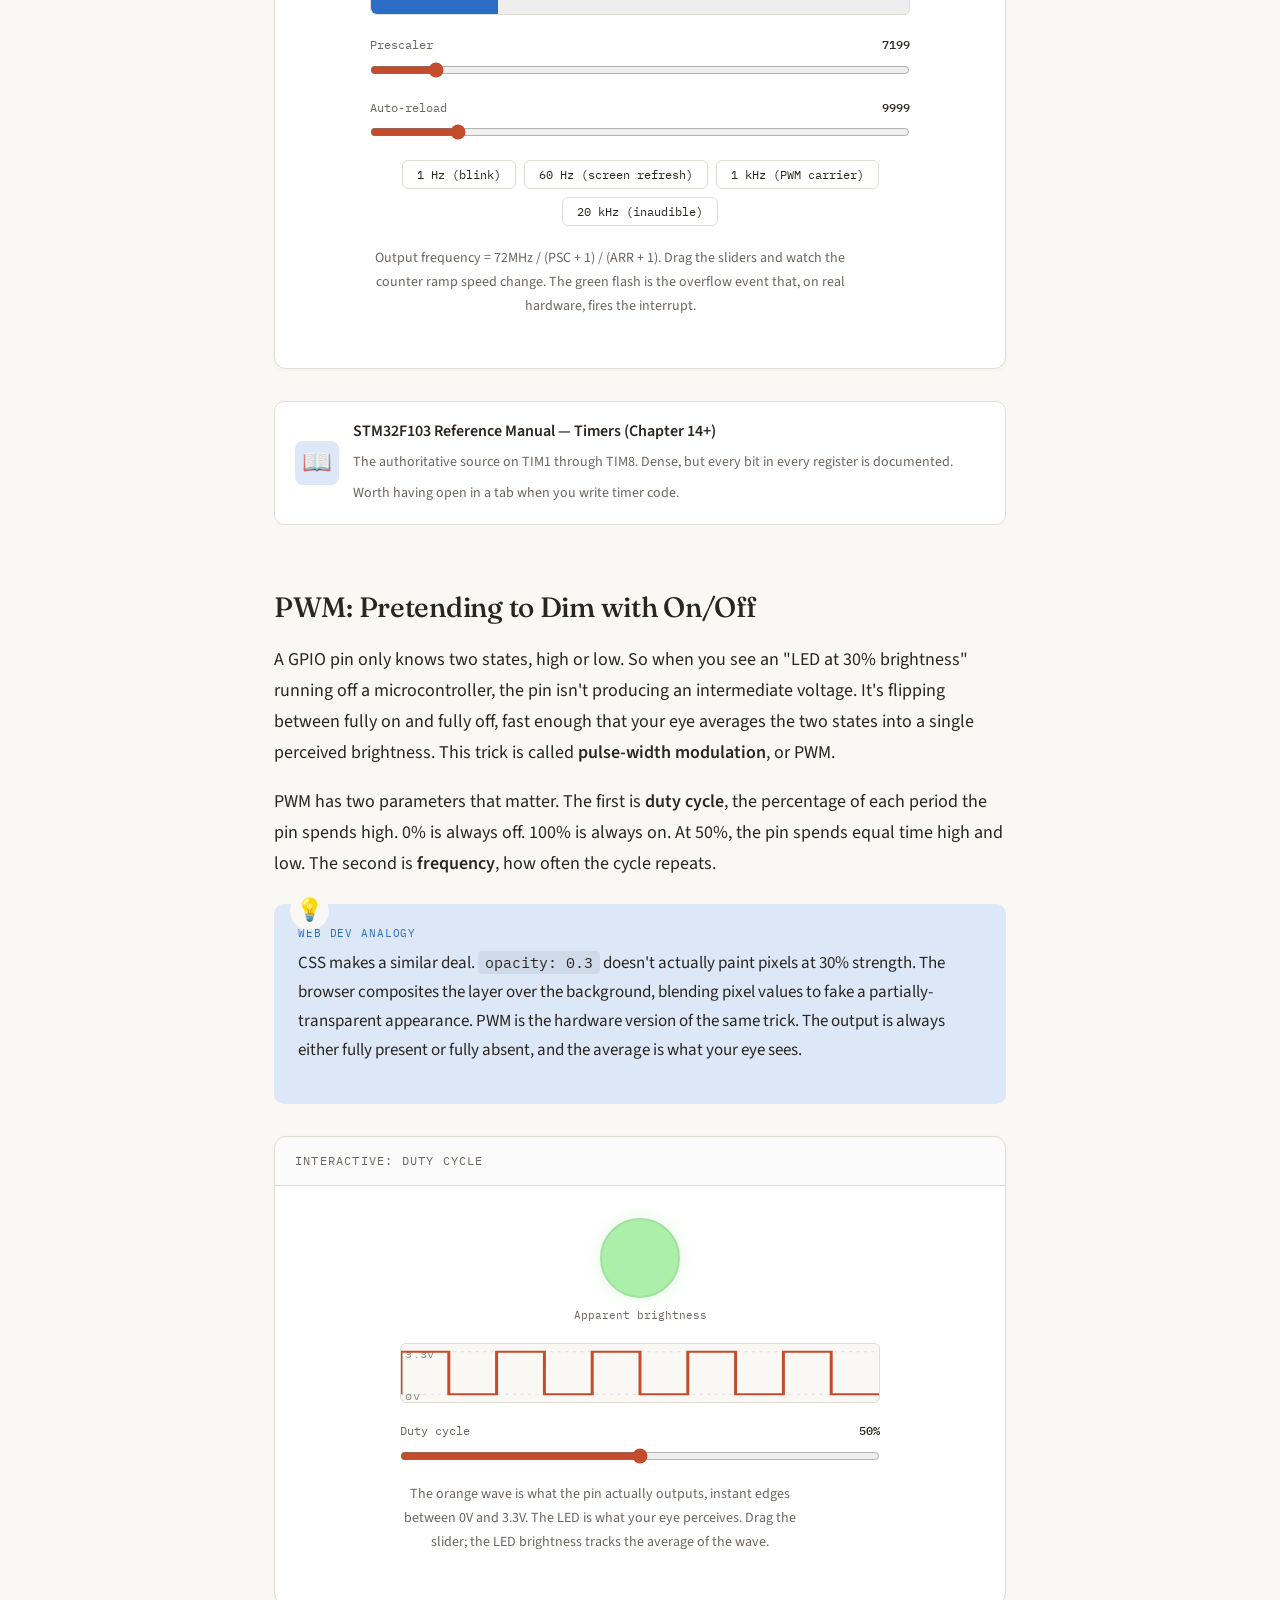
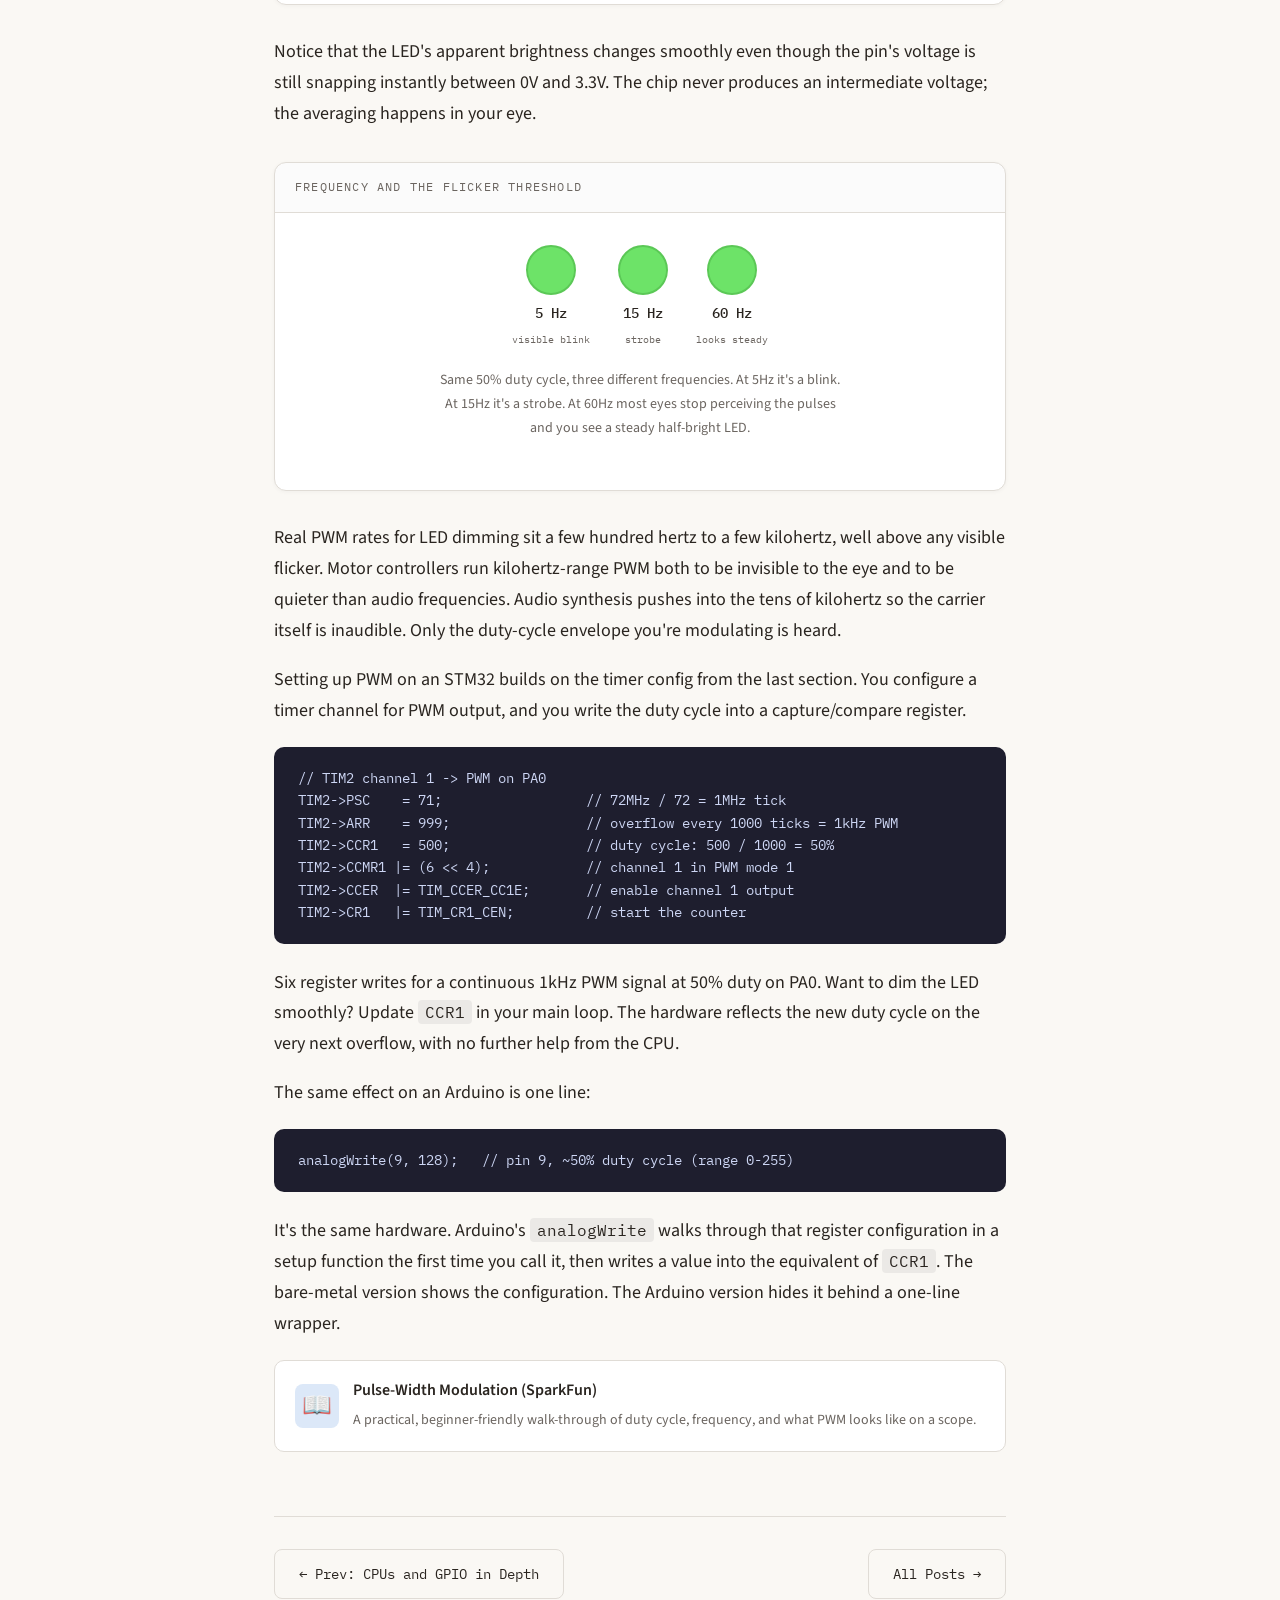
<file: posts/02-timers-and-pwm.html>
<!DOCTYPE html>
<html lang="en">
<head>
<meta charset="UTF-8">
<meta name="viewport" content="width=device-width, initial-scale=1.0">
<title>02: Timers and PWM | Embedded for Web Devs</title>
<meta name="description" content="How a microcontroller generates precise timing and waveforms from a single hardware counter, with the CPU free to do other work.">
<link href="https://fonts.googleapis.com/css2?family=Fraunces:ital,opsz,wght@0,9..144,300;0,9..144,500;0,9..144,700;1,9..144,400&family=IBM+Plex+Mono:wght@400;500&family=Source+Sans+3:wght@400;500;600&display=swap" rel="stylesheet">
<link rel="stylesheet" href="../assets/css/shared.css">
<style>
  /* ---- Demo 1: CPU utilisation compare ---- */
  .cpu-compare { display: grid; grid-template-columns: 1fr 1fr; gap: 20px; width: 100%; max-width: 600px; }
  @media (max-width: 560px) { .cpu-compare { grid-template-columns: 1fr; } }
  .cpu-panel { background: var(--bg); border-radius: 10px; padding: 20px; }
  .cpu-panel-title { font-family: 'IBM Plex Mono', monospace; font-size: 12px; text-transform: uppercase; letter-spacing: 0.08em; color: var(--text-muted); margin-bottom: 12px; text-align: center; }
  .cpu-bar-track { height: 20px; background: #eee; border-radius: 4px; overflow: hidden; margin-bottom: 6px; }
  .cpu-bar-fill { height: 100%; border-radius: 4px; transition: width 0.1s; }
  .cpu-bar-fill.busy { background: var(--accent); }
  .cpu-bar-fill.idle { background: var(--green); }
  .cpu-bar-label { font-family: 'IBM Plex Mono', monospace; font-size: 11px; color: var(--text-muted); margin-bottom: 14px; display: block; text-align: center; }
  .cpu-led-row { display: flex; justify-content: center; align-items: center; gap: 10px; margin-bottom: 10px; }
  .cpu-led-label { font-family: 'IBM Plex Mono', monospace; font-size: 11px; color: var(--text-muted); }
  .cpu-led { width: 20px; height: 20px; border-radius: 50%; background: #d1d1d1; border: 2px solid #bbb; transition: background 0.15s, box-shadow 0.15s; }
  .cpu-led.on { background: #6de368; box-shadow: 0 0 10px rgba(109,227,104,0.6); border-color: #5bc856; }
  .cpu-log { font-family: 'IBM Plex Mono', monospace; font-size: 10px; color: var(--text-muted); height: 78px; overflow: hidden; line-height: 1.5; }
  .cpu-log .busy-line { color: var(--accent); }
  .cpu-log .isr-line { color: var(--green); font-weight: 500; }
  .cpu-log .sleep-line { color: var(--blue); }

  /* ---- Demo 2: Build a timer ---- */
  .timer-demo { display: flex; flex-direction: column; gap: 20px; width: 100%; max-width: 540px; }
  .timer-registers { display: grid; grid-template-columns: repeat(3, 1fr); gap: 10px; }
  .timer-reg { background: var(--code-bg); color: var(--code-text); font-family: 'IBM Plex Mono', monospace; border-radius: 8px; padding: 10px 8px; text-align: center; }
  .timer-reg-name { font-size: 10px; opacity: 0.65; text-transform: uppercase; letter-spacing: 0.08em; }
  .timer-reg-val { font-size: 18px; font-weight: 500; margin-top: 4px; }
  .timer-cnt-wrap { position: relative; }
  .timer-cnt-track { position: relative; height: 28px; background: #eee; border-radius: 6px; overflow: hidden; border: 1px solid var(--border); }
  .timer-cnt-fill { height: 100%; background: var(--blue); width: 0%; border-radius: 6px 0 0 6px; }
  .timer-overflow-flash { position: absolute; inset: 0; background: var(--green); opacity: 0; pointer-events: none; border-radius: 6px; }
  .timer-overflow-flash.flash { animation: timer-flash 0.4s ease-out; }
  @keyframes timer-flash {
    0% { opacity: 0.7; }
    100% { opacity: 0; }
  }
  .timer-freq { font-family: 'Fraunces', serif; font-weight: 500; font-size: 30px; text-align: center; color: var(--text); line-height: 1.1; }
  .timer-freq-sub { font-family: 'IBM Plex Mono', monospace; font-size: 12px; color: var(--text-muted); text-align: center; margin-top: 6px; }
  .timer-slider-row { display: flex; flex-direction: column; gap: 6px; }
  .timer-slider-head { display: flex; justify-content: space-between; font-family: 'IBM Plex Mono', monospace; font-size: 12px; color: var(--text-muted); }
  .timer-slider-head .val { color: var(--text); font-weight: 500; }
  .timer-slider { width: 100%; accent-color: var(--accent); }
  .timer-presets { display: flex; gap: 8px; flex-wrap: wrap; justify-content: center; }
  .preset-btn { font-family: 'IBM Plex Mono', monospace; font-size: 12px; padding: 6px 14px; border-radius: 6px; border: 1px solid var(--border); background: var(--card); cursor: pointer; color: var(--text); transition: border-color 0.2s, color 0.2s; }
  .preset-btn:hover { border-color: var(--accent); color: var(--accent); }

  /* ---- Demo 3: Duty cycle slider ---- */
  .duty-demo { display: flex; flex-direction: column; gap: 18px; width: 100%; max-width: 480px; align-items: stretch; }
  .duty-led-wrap { display: flex; flex-direction: column; align-items: center; gap: 8px; }
  .duty-led {
    width: 80px; height: 80px; border-radius: 50%;
    background: #6de368; border: 2px solid #5bc856;
    transition: opacity 0.08s, box-shadow 0.08s;
  }
  .duty-led-label { font-family: 'IBM Plex Mono', monospace; font-size: 11px; color: var(--text-muted); }
  .duty-wave { width: 100%; height: 60px; background: var(--bg); border-radius: 6px; border: 1px solid var(--border); display: block; }
  .duty-slider-row { display: flex; flex-direction: column; gap: 6px; }
  .duty-slider-head { display: flex; justify-content: space-between; font-family: 'IBM Plex Mono', monospace; font-size: 12px; color: var(--text-muted); }
  .duty-slider-head .val { color: var(--text); font-weight: 500; }

  /* ---- Demo 4: Flicker rates ---- */
  .flicker-row { display: flex; gap: 28px; justify-content: center; flex-wrap: wrap; }
  .flicker-item { display: flex; flex-direction: column; align-items: center; gap: 6px; }
  .flicker-led {
    width: 50px; height: 50px; border-radius: 50%;
    background: #6de368; border: 2px solid #5bc856;
    animation-name: pwm-blink;
    animation-iteration-count: infinite;
    animation-timing-function: linear;
  }
  .flicker-label { font-family: 'IBM Plex Mono', monospace; font-size: 14px; font-weight: 500; color: var(--text); }
  .flicker-desc { font-family: 'IBM Plex Mono', monospace; font-size: 10px; color: var(--text-muted); }
  @keyframes pwm-blink {
    0%, 49.9% { opacity: 1; box-shadow: 0 0 14px rgba(109,227,104,0.6); }
    50%, 100% { opacity: 0.15; box-shadow: 0 0 0 rgba(109,227,104,0); }
  }
</style>
</head>
<body>

<div class="page-container">

  <nav class="post-nav">
    <a href="../index.html">← All Posts</a>
    <a href="01-cpus-and-gpio-in-depth.html">← Prev: CPUs and GPIO in Depth</a>
  </nav>

  <span class="series-tag">Embedded Programming for Web Devs · Part 02</span>
  <h1>Timers and PWM</h1>
  <p class="subtitle">How a microcontroller generates precise timing and waveforms from a single hardware counter, with the CPU free to do other work.</p>

  <h2 class="fade-in">Why Timers Exist</h2>

  <p class="fade-in">Back in Part 00 we wrote the simplest possible "blink an LED" program: flip a pin high, call <code>delay(500)</code>, flip it low, loop. It works, but the CPU is pinned the entire time. It's literally doing nothing except counting clock cycles between the two writes. Every other job the chip could be doing (reading a sensor, servicing a radio, refreshing a screen) is blocked for the full half-second.</p>

  <p class="fade-in">Part 01 introduced interrupts as the fix for busy-waiting on <em>external</em> events: button presses, sensor edges, incoming bytes. But plenty of events aren't external. "Toggle this LED every 500ms." "Sample this microphone at exactly 48kHz." "Update this motor controller every 50µs." The event you need to react to is just time passing. You can't attach an interrupt to the wall clock. Microcontrollers solve this with a dedicated piece of hardware that manufactures time-based events for you, called the <strong>timer peripheral</strong>.</p>

  <div class="analogy fade-in">
    <div class="analogy-label">Web dev analogy</div>
    <p>In the browser, <code>setInterval(callback, 500)</code> asks the JavaScript runtime to fire your callback every half-second. A microcontroller timer is the same idea, except the runtime scheduling it isn't an event loop sharing the CPU with your code. It's a dedicated counter in silicon that keeps ticking even when the CPU is asleep.</p>
  </div>

  <div class="demo-container fade-in" id="cpu-demo">
    <div class="demo-header">Same LED, Two Ways to Blink It</div>
    <div class="demo-body">
      <div class="cpu-compare">
        <div class="cpu-panel">
          <div class="cpu-panel-title">Blocking delay()</div>
          <div class="cpu-bar-track"><div class="cpu-bar-fill busy" id="left-cpu-bar" style="width: 100%;"></div></div>
          <span class="cpu-bar-label" id="left-cpu-label">CPU: 100%</span>
          <div class="cpu-led-row">
            <span class="cpu-led-label">LED</span>
            <div class="cpu-led" id="left-led"></div>
          </div>
          <div class="cpu-log" id="left-log"></div>
        </div>
        <div class="cpu-panel">
          <div class="cpu-panel-title">Timer interrupt</div>
          <div class="cpu-bar-track"><div class="cpu-bar-fill idle" id="right-cpu-bar" style="width: 2%;"></div></div>
          <span class="cpu-bar-label" id="right-cpu-label">CPU: 2%</span>
          <div class="cpu-led-row">
            <span class="cpu-led-label">LED</span>
            <div class="cpu-led" id="right-led"></div>
          </div>
          <div class="cpu-log" id="right-log"></div>
        </div>
      </div>
      <p class="demo-caption">Same LED, same 1Hz blink. The left CPU has no time for anything else. The right CPU is idle 98% of the time; the timer handles the schedule in hardware and only wakes the CPU long enough to toggle the pin.</p>
    </div>
  </div>

  <h2 class="fade-in">What a Timer Actually Is</h2>

  <p class="fade-in">A timer peripheral is a hardware counter that increments on every tick of a clock. Three registers control the behaviour:</p>

  <ul class="fade-in" style="list-style: none; display: flex; flex-direction: column; gap: 14px; margin: 16px 0 28px; padding: 0;">
    <li style="padding: 16px 20px; background: var(--card); border: 1px solid var(--border); border-radius: 8px;"><strong>Prescaler (<code>PSC</code>)</strong> divides the incoming clock down. If the counter is fed by the 72MHz bus clock on an STM32F103 and <code>PSC = 7199</code>, the counter increments at 72,000,000 / (7199 + 1) = <strong>10,000 Hz</strong>, once every 100µs.</li>
    <li style="padding: 16px 20px; background: var(--card); border: 1px solid var(--border); border-radius: 8px;"><strong>Counter (<code>CNT</code>)</strong> is the running value. It counts up from 0 on every prescaled tick. On a 16-bit timer it can hold values from 0 to 65,535.</li>
    <li style="padding: 16px 20px; background: var(--card); border: 1px solid var(--border); border-radius: 8px;"><strong>Auto-reload (<code>ARR</code>)</strong> is the ceiling. When <code>CNT</code> reaches <code>ARR</code>, it wraps back to 0 and raises an "update" event. With <code>ARR = 9999</code>, the counter overflows every 10,000 ticks, which at our 100µs tick rate is exactly once per second.</li>
  </ul>

  <p class="fade-in">The update event is where a timer earns its keep. It can raise an interrupt, start a DMA transfer, trigger an ADC conversion, or toggle a pin. All of this happens in hardware at precise intervals, whether the CPU is awake, asleep, or busy servicing a different interrupt.</p>

  <div class="analogy fade-in">
    <div class="analogy-label">Web dev analogy</div>
    <p>A timer is a programmable metronome. You set how often it ticks and what it does on each tick, and the hardware keeps time whether your code is paying attention or not. Reading the counter is a memory read, the same <code>*(volatile uint32_t *)address</code> pattern from Part 01. The counter register <em>is</em> memory-mapped hardware.</p>
  </div>

  <p class="fade-in">Here's the configuration for a 1Hz update event on TIM2, one of the general-purpose timers on an STM32F103:</p>

  <pre><code>// TIM2 fed by 72MHz bus clock
TIM2-&gt;PSC = 7199;              // 72MHz / 7200  = 10kHz tick rate
TIM2-&gt;ARR = 9999;              // overflow every 10,000 ticks = 1Hz
TIM2-&gt;DIER |= TIM_DIER_UIE;    // enable update interrupt
TIM2-&gt;CR1  |= TIM_CR1_CEN;     // start the counter

void TIM2_IRQHandler(void) {
    TIM2-&gt;SR &amp;= ~TIM_SR_UIF;   // clear the update flag
    GPIOA-&gt;ODR ^= (1 &lt;&lt; 5);    // toggle pin 5
}</code></pre>

  <p class="fade-in">Four register writes, one interrupt handler. After that, the CPU is free. It can run your main loop, service other interrupts, or sleep. The timer handles the schedule.</p>

  <div class="demo-container fade-in" id="timer-demo-container">
    <div class="demo-header">Interactive: Build a Timer</div>
    <div class="demo-body">
      <div class="timer-demo">
        <div>
          <div class="timer-freq" id="timer-freq">1.00 Hz</div>
          <div class="timer-freq-sub" id="timer-period">period: 1.00 s</div>
        </div>
        <div class="timer-registers">
          <div class="timer-reg">
            <div class="timer-reg-name">PSC</div>
            <div class="timer-reg-val" id="psc-val">7199</div>
          </div>
          <div class="timer-reg">
            <div class="timer-reg-name">CNT</div>
            <div class="timer-reg-val" id="cnt-val">0</div>
          </div>
          <div class="timer-reg">
            <div class="timer-reg-name">ARR</div>
            <div class="timer-reg-val" id="arr-val">9999</div>
          </div>
        </div>
        <div class="timer-cnt-wrap">
          <div class="timer-cnt-track">
            <div class="timer-cnt-fill" id="cnt-fill"></div>
            <div class="timer-overflow-flash" id="cnt-flash"></div>
          </div>
        </div>
        <div class="timer-slider-row">
          <div class="timer-slider-head"><span>Prescaler</span><span class="val" id="psc-head">7199</span></div>
          <input type="range" class="timer-slider" id="psc-slider" min="0" max="65535" value="7199">
        </div>
        <div class="timer-slider-row">
          <div class="timer-slider-head"><span>Auto-reload</span><span class="val" id="arr-head">9999</span></div>
          <input type="range" class="timer-slider" id="arr-slider" min="1" max="65535" value="9999">
        </div>
        <div class="timer-presets">
          <button class="preset-btn" data-psc="7199" data-arr="9999">1 Hz (blink)</button>
          <button class="preset-btn" data-psc="119" data-arr="9999">60 Hz (screen refresh)</button>
          <button class="preset-btn" data-psc="71" data-arr="999">1 kHz (PWM carrier)</button>
          <button class="preset-btn" data-psc="35" data-arr="99">20 kHz (inaudible)</button>
        </div>
        <p class="demo-caption" style="max-width: 480px;">Output frequency = 72MHz / (PSC + 1) / (ARR + 1). Drag the sliders and watch the counter ramp speed change. The green flash is the overflow event that, on real hardware, fires the interrupt.</p>
      </div>
    </div>
  </div>

  <a href="https://www.st.com/resource/en/reference_manual/rm0008-stm32f101xx-stm32f102xx-stm32f103xx-stm32f105xx-and-stm32f107xx-advanced-armbased-32bit-mcus-stmicroelectronics.pdf" class="link-card fade-in" target="_blank">
    <div class="link-icon">📖</div>
    <div class="link-body">
      <span class="link-title">STM32F103 Reference Manual — Timers (Chapter 14+)</span>
      <span class="link-desc">The authoritative source on TIM1 through TIM8. Dense, but every bit in every register is documented. Worth having open in a tab when you write timer code.</span>
    </div>
  </a>

  <h2 class="fade-in">PWM: Pretending to Dim with On/Off</h2>

  <p class="fade-in">A GPIO pin only knows two states, high or low. So when you see an "LED at 30% brightness" running off a microcontroller, the pin isn't producing an intermediate voltage. It's flipping between fully on and fully off, fast enough that your eye averages the two states into a single perceived brightness. This trick is called <strong>pulse-width modulation</strong>, or PWM.</p>

  <p class="fade-in">PWM has two parameters that matter. The first is <strong>duty cycle</strong>, the percentage of each period the pin spends high. 0% is always off. 100% is always on. At 50%, the pin spends equal time high and low. The second is <strong>frequency</strong>, how often the cycle repeats.</p>

  <div class="analogy fade-in">
    <div class="analogy-label">Web dev analogy</div>
    <p>CSS makes a similar deal. <code>opacity: 0.3</code> doesn't actually paint pixels at 30% strength. The browser composites the layer over the background, blending pixel values to fake a partially-transparent appearance. PWM is the hardware version of the same trick. The output is always either fully present or fully absent, and the average is what your eye sees.</p>
  </div>

  <div class="demo-container fade-in" id="duty-demo">
    <div class="demo-header">Interactive: Duty Cycle</div>
    <div class="demo-body">
      <div class="duty-demo">
        <div class="duty-led-wrap">
          <div class="duty-led" id="duty-led"></div>
          <div class="duty-led-label">Apparent brightness</div>
        </div>
        <svg class="duty-wave" viewBox="0 0 320 60" preserveAspectRatio="none">
          <line x1="0" y1="52" x2="320" y2="52" stroke="#ccc" stroke-width="0.5" stroke-dasharray="2,3"/>
          <line x1="0" y1="8" x2="320" y2="8" stroke="#ccc" stroke-width="0.5" stroke-dasharray="2,3"/>
          <text x="3" y="14" font-family="IBM Plex Mono" font-size="8" fill="#888">3.3V</text>
          <text x="3" y="58" font-family="IBM Plex Mono" font-size="8" fill="#888">0V</text>
          <polyline id="duty-wave-line" fill="none" stroke="#c44b2b" stroke-width="2" points=""/>
        </svg>
        <div class="duty-slider-row">
          <div class="duty-slider-head"><span>Duty cycle</span><span class="val" id="duty-val">50%</span></div>
          <input type="range" class="timer-slider" id="duty-slider" min="0" max="100" value="50">
        </div>
        <p class="demo-caption">The orange wave is what the pin actually outputs, instant edges between 0V and 3.3V. The LED is what your eye perceives. Drag the slider; the LED brightness tracks the average of the wave.</p>
      </div>
    </div>
  </div>

  <p class="fade-in">Notice that the LED's apparent brightness changes smoothly even though the pin's voltage is still snapping instantly between 0V and 3.3V. The chip never produces an intermediate voltage; the averaging happens in your eye.</p>

  <div class="demo-container fade-in" id="flicker-demo">
    <div class="demo-header">Frequency and the Flicker Threshold</div>
    <div class="demo-body">
      <div class="flicker-row">
        <div class="flicker-item">
          <div class="flicker-led" style="animation-duration: 0.2s"></div>
          <div class="flicker-label">5 Hz</div>
          <div class="flicker-desc">visible blink</div>
        </div>
        <div class="flicker-item">
          <div class="flicker-led" style="animation-duration: 0.0667s"></div>
          <div class="flicker-label">15 Hz</div>
          <div class="flicker-desc">strobe</div>
        </div>
        <div class="flicker-item">
          <div class="flicker-led" style="animation-duration: 0.0167s"></div>
          <div class="flicker-label">60 Hz</div>
          <div class="flicker-desc">looks steady</div>
        </div>
      </div>
      <p class="demo-caption">Same 50% duty cycle, three different frequencies. At 5Hz it's a blink. At 15Hz it's a strobe. At 60Hz most eyes stop perceiving the pulses and you see a steady half-bright LED.</p>
    </div>
  </div>

  <p class="fade-in">Real PWM rates for LED dimming sit a few hundred hertz to a few kilohertz, well above any visible flicker. Motor controllers run kilohertz-range PWM both to be invisible to the eye and to be quieter than audio frequencies. Audio synthesis pushes into the tens of kilohertz so the carrier itself is inaudible. Only the duty-cycle envelope you're modulating is heard.</p>

  <p class="fade-in">Setting up PWM on an STM32 builds on the timer config from the last section. You configure a timer channel for PWM output, and you write the duty cycle into a capture/compare register.</p>

  <pre><code>// TIM2 channel 1 -> PWM on PA0
TIM2-&gt;PSC    = 71;                  // 72MHz / 72 = 1MHz tick
TIM2-&gt;ARR    = 999;                 // overflow every 1000 ticks = 1kHz PWM
TIM2-&gt;CCR1   = 500;                 // duty cycle: 500 / 1000 = 50%
TIM2-&gt;CCMR1 |= (6 &lt;&lt; 4);            // channel 1 in PWM mode 1
TIM2-&gt;CCER  |= TIM_CCER_CC1E;       // enable channel 1 output
TIM2-&gt;CR1   |= TIM_CR1_CEN;         // start the counter</code></pre>

  <p class="fade-in">Six register writes for a continuous 1kHz PWM signal at 50% duty on PA0. Want to dim the LED smoothly? Update <code>CCR1</code> in your main loop. The hardware reflects the new duty cycle on the very next overflow, with no further help from the CPU.</p>

  <p class="fade-in">The same effect on an Arduino is one line:</p>

  <pre><code>analogWrite(9, 128);   // pin 9, ~50% duty cycle (range 0-255)</code></pre>

  <p class="fade-in">It's the same hardware. Arduino's <code>analogWrite</code> walks through that register configuration in a setup function the first time you call it, then writes a value into the equivalent of <code>CCR1</code>. The bare-metal version shows the configuration. The Arduino version hides it behind a one-line wrapper.</p>

  <a href="https://learn.sparkfun.com/tutorials/pulse-width-modulation/all" class="link-card fade-in" target="_blank">
    <div class="link-icon">📖</div>
    <div class="link-body">
      <span class="link-title">Pulse-Width Modulation (SparkFun)</span>
      <span class="link-desc">A practical, beginner-friendly walk-through of duty cycle, frequency, and what PWM looks like on a scope.</span>
    </div>
  </a>

  <!-- =======================================================================
       REMAINING SECTIONS (still to be drafted):

       H2: Input Capture — Reading Pulse Widths
         - timer snapshot on edge
         - uses: RC receivers, HC-SR04, tachometers
         - demo: incoming pulse animation with t1/t2/delta

       H2: Scheduled Interrupts (the setInterval of Embedded)
         - output compare / periodic update interrupt
         - blink-without-delay sketch
         - callout: RTOS scheduling builds on this
         - callback to Part 05 on battery life

       H2: What You Can Build With This
         - LED fading, motor speed, servo, audio tones
         - link-card: Adafruit servo tutorial

       H2: Coming Up
         - next-list pointing at Part 03
         - footer-note
  ======================================================================== -->

  <div class="post-footer fade-in">
    <a href="01-cpus-and-gpio-in-depth.html">← Prev: CPUs and GPIO in Depth</a>
    <a href="../index.html">All Posts →</a>
  </div>

</div>

<script src="../assets/js/shared.js"></script>
<script>
  // ---- Demo 1: CPU utilisation compare ----
  (function cpuDemo() {
    const leftLed = document.getElementById('left-led');
    const rightLed = document.getElementById('right-led');
    const leftLog = document.getElementById('left-log');
    const rightLog = document.getElementById('right-log');
    const rightBar = document.getElementById('right-cpu-bar');
    const rightLabel = document.getElementById('right-cpu-label');

    function addLine(logEl, text, cls) {
      const div = document.createElement('div');
      div.className = cls + '-line';
      div.textContent = text;
      logEl.prepend(div);
      while (logEl.children.length > 5) logEl.removeChild(logEl.lastChild);
    }

    // Left panel: blocking loop. CPU pinned, constant "delay()" chatter.
    let leftTick = 0;
    setInterval(() => {
      leftLed.classList.toggle('on');
      leftTick++;
      addLine(leftLog, leftTick % 2 ? 'GPIOA->ODR |= (1<<5);' : 'GPIOA->ODR &= ~(1<<5);', 'busy');
      addLine(leftLog, 'delay(500)  <-- CPU pinned', 'busy');
    }, 500);

    // Right panel: timer ISR pattern. CPU idle except for short ISR blips.
    let rightTick = 0;
    setInterval(() => {
      rightLed.classList.toggle('on');
      rightTick++;
      rightBar.style.width = '42%';
      rightLabel.textContent = 'CPU: 42% (ISR running)';
      addLine(rightLog, '[TIM2_IRQ] toggle pin 5', 'isr');
      setTimeout(() => {
        rightBar.style.width = '2%';
        rightLabel.textContent = 'CPU: 2%';
        addLine(rightLog, '[sleep] waiting for next event', 'sleep');
      }, 180);
    }, 500);
  })();

  // ---- Demo 2: Build a timer ----
  (function timerDemo() {
    const CPU_HZ = 72e6;
    const pscSlider = document.getElementById('psc-slider');
    const arrSlider = document.getElementById('arr-slider');
    const pscHead = document.getElementById('psc-head');
    const arrHead = document.getElementById('arr-head');
    const pscVal = document.getElementById('psc-val');
    const arrVal = document.getElementById('arr-val');
    const cntVal = document.getElementById('cnt-val');
    const cntFill = document.getElementById('cnt-fill');
    const cntFlash = document.getElementById('cnt-flash');
    const freqEl = document.getElementById('timer-freq');
    const periodEl = document.getElementById('timer-period');

    function formatFreq(hz) {
      if (hz < 1) return hz.toFixed(3) + ' Hz';
      if (hz < 10) return hz.toFixed(2) + ' Hz';
      if (hz < 100) return hz.toFixed(1) + ' Hz';
      if (hz < 1000) return Math.round(hz) + ' Hz';
      if (hz < 10000) return (hz/1000).toFixed(2) + ' kHz';
      if (hz < 100000) return (hz/1000).toFixed(1) + ' kHz';
      if (hz < 1e6) return Math.round(hz/1000) + ' kHz';
      return (hz/1e6).toFixed(2) + ' MHz';
    }
    function formatPeriod(hz) {
      const s = 1/hz;
      if (s >= 1) return 'period: ' + s.toFixed(2) + ' s';
      if (s >= 1e-3) return 'period: ' + (s*1000).toFixed(2) + ' ms';
      if (s >= 1e-6) return 'period: ' + (s*1e6).toFixed(1) + ' µs';
      return 'period: ' + Math.round(s*1e9) + ' ns';
    }

    function syncLabels() {
      const psc = parseInt(pscSlider.value, 10);
      const arr = parseInt(arrSlider.value, 10);
      pscHead.textContent = psc;
      arrHead.textContent = arr;
      pscVal.textContent = psc;
      arrVal.textContent = arr;
      const freq = CPU_HZ / (psc + 1) / (arr + 1);
      freqEl.textContent = formatFreq(freq);
      periodEl.textContent = formatPeriod(freq);
    }

    pscSlider.addEventListener('input', syncLabels);
    arrSlider.addEventListener('input', syncLabels);

    document.querySelectorAll('.preset-btn').forEach(btn => {
      btn.addEventListener('click', () => {
        pscSlider.value = btn.dataset.psc;
        arrSlider.value = btn.dataset.arr;
        syncLabels();
      });
    });

    syncLabels();

    // Animation loop. The real overflow rate would be too fast (or too slow)
    // to watch; clamp the visible ramp to 150ms-2500ms so slow settings look
    // slow and fast settings still visibly ramp.
    let lastProgress = 0;
    let rampStart = performance.now();
    function tick(now) {
      const psc = parseInt(pscSlider.value, 10);
      const arr = parseInt(arrSlider.value, 10);
      const freq = CPU_HZ / (psc + 1) / (arr + 1);
      const realMs = 1000 / freq;
      const visualMs = Math.max(150, Math.min(2500, realMs));
      const progress = ((now - rampStart) % visualMs) / visualMs;

      if (progress < lastProgress) {
        cntFlash.classList.remove('flash');
        void cntFlash.offsetWidth;
        cntFlash.classList.add('flash');
      }
      lastProgress = progress;

      cntFill.style.width = (progress * 100) + '%';
      cntVal.textContent = Math.floor(progress * (arr + 1));
      requestAnimationFrame(tick);
    }
    requestAnimationFrame(tick);
  })();

  // ---- Demo 3: Duty cycle slider ----
  (function dutyDemo() {
    const slider = document.getElementById('duty-slider');
    const dutyVal = document.getElementById('duty-val');
    const led = document.getElementById('duty-led');
    const wave = document.getElementById('duty-wave-line');

    function update() {
      const duty = parseInt(slider.value, 10) / 100;
      dutyVal.textContent = Math.round(duty * 100) + '%';

      // LED brightness scales with duty cycle (the eye's average of the wave)
      led.style.opacity = 0.12 + duty * 0.88;
      led.style.boxShadow = '0 0 ' + (duty * 28) + 'px rgba(109,227,104,' + (duty * 0.7) + ')';

      // Build square-wave polyline: 5 cycles across the 320px viewBox
      const cycles = 5;
      const w = 320;
      const cycleW = w / cycles;
      const high = 8;
      const low = 52;
      const pts = [];
      for (let i = 0; i < cycles; i++) {
        const x0 = i * cycleW;
        const xHigh = x0 + duty * cycleW;
        const xEnd = (i + 1) * cycleW;
        pts.push(x0 + ',' + low);
        pts.push(x0 + ',' + high);
        pts.push(xHigh + ',' + high);
        pts.push(xHigh + ',' + low);
        pts.push(xEnd + ',' + low);
      }
      wave.setAttribute('points', pts.join(' '));
    }

    slider.addEventListener('input', update);
    update();
  })();
</script>

</body>
</html>
</file>
<file: assets/css/shared.css>
:root {
  --bg: #faf8f4;
  --text: #2a2520;
  --text-muted: #6b6560;
  --accent: #c44b2b;
  --accent-glow: #e8603e;
  --green: #2d8a56;
  --green-light: #d4eddc;
  --blue: #2b6cc4;
  --blue-light: #dce8f8;
  --yellow: #e8a820;
  --yellow-light: #fdf3d7;
  --border: #e0dcd6;
  --card: #ffffff;
  --code-bg: #1e1e2e;
  --code-text: #cdd6f4;
  --pin-high: #2d8a56;
  --pin-low: #8b8580;
  --pin-float: #e8a820;
}

* { margin: 0; padding: 0; box-sizing: border-box; }

body {
  font-family: 'Source Sans 3', sans-serif;
  background: var(--bg);
  color: var(--text);
  line-height: 1.72;
  font-size: 18px;
  -webkit-font-smoothing: antialiased;
}

.page-container {
  max-width: 780px;
  margin: 0 auto;
  padding: 60px 24px 120px;
}

.series-tag {
  font-family: 'IBM Plex Mono', monospace;
  font-size: 13px;
  letter-spacing: 0.08em;
  text-transform: uppercase;
  color: var(--accent);
  margin-bottom: 16px;
  display: block;
}

h1 {
  font-family: 'Fraunces', serif;
  font-weight: 700;
  font-size: clamp(32px, 5vw, 48px);
  line-height: 1.15;
  color: var(--text);
  margin-bottom: 16px;
  letter-spacing: -0.02em;
}

.subtitle {
  font-size: 20px;
  color: var(--text-muted);
  margin-bottom: 48px;
  line-height: 1.6;
}

h2 {
  font-family: 'Fraunces', serif;
  font-weight: 500;
  font-size: 28px;
  line-height: 1.3;
  margin: 64px 0 20px;
  color: var(--text);
  letter-spacing: -0.01em;
}

h3 {
  font-family: 'Fraunces', serif;
  font-weight: 500;
  font-size: 22px;
  margin: 40px 0 12px;
  color: var(--text);
}

p { margin-bottom: 18px; }

a {
  color: var(--accent);
  text-decoration: underline;
  text-decoration-color: rgba(196, 75, 43, 0.3);
  text-underline-offset: 3px;
  transition: text-decoration-color 0.2s;
}
a:hover { text-decoration-color: var(--accent); }

strong { font-weight: 600; }

code {
  font-family: 'IBM Plex Mono', monospace;
  font-size: 0.88em;
  background: rgba(0,0,0,0.06);
  padding: 2px 7px;
  border-radius: 4px;
}

pre {
  background: var(--code-bg);
  color: var(--code-text);
  font-family: 'IBM Plex Mono', monospace;
  font-size: 14px;
  line-height: 1.6;
  padding: 20px 24px;
  border-radius: 10px;
  overflow-x: auto;
  margin: 20px 0 24px;
}
pre code {
  background: none;
  padding: 0;
  font-size: inherit;
}

/* Callout boxes */
.callout {
  background: var(--yellow-light);
  border-left: 4px solid var(--yellow);
  padding: 20px 24px;
  border-radius: 0 8px 8px 0;
  margin: 28px 0;
  font-size: 17px;
}

/* Analogy boxes */
.analogy {
  background: var(--blue-light);
  border-radius: 10px;
  padding: 20px 24px;
  margin: 24px 0;
  font-size: 17px;
  position: relative;
}
.analogy::before {
  content: "💡";
  position: absolute;
  top: -12px;
  left: 16px;
  font-size: 22px;
  background: var(--bg);
  padding: 0 6px;
  border-radius: 50%;
}
.analogy .analogy-label {
  font-family: 'IBM Plex Mono', monospace;
  font-size: 11px;
  text-transform: uppercase;
  letter-spacing: 0.08em;
  color: var(--blue);
  margin-bottom: 6px;
}

/* Link cards */
.link-card {
  display: flex;
  align-items: center;
  gap: 14px;
  background: var(--card);
  border: 1px solid var(--border);
  border-radius: 10px;
  padding: 16px 20px;
  margin: 20px 0;
  text-decoration: none;
  transition: border-color 0.2s, box-shadow 0.2s;
}
.link-card:hover {
  border-color: var(--accent);
  box-shadow: 0 2px 12px rgba(196,75,43,0.08);
}
.link-card .link-icon {
  font-size: 24px;
  flex-shrink: 0;
  width: 44px;
  height: 44px;
  display: flex;
  align-items: center;
  justify-content: center;
  background: var(--blue-light);
  border-radius: 8px;
}
.link-card .link-body { flex: 1; }
.link-card .link-title {
  font-weight: 600;
  font-size: 16px;
  color: var(--text);
  text-decoration: none;
  display: block;
}
.link-card .link-desc {
  font-size: 14px;
  color: var(--text-muted);
  text-decoration: none;
}

/* Demo containers */
.demo-container {
  background: var(--card);
  border: 1px solid var(--border);
  border-radius: 12px;
  overflow: hidden;
  margin: 32px 0;
  box-shadow: 0 1px 4px rgba(0,0,0,0.04);
}
.demo-header {
  font-family: 'IBM Plex Mono', monospace;
  font-size: 12px;
  text-transform: uppercase;
  letter-spacing: 0.1em;
  color: var(--text-muted);
  padding: 14px 20px;
  border-bottom: 1px solid var(--border);
  background: rgba(0,0,0,0.015);
}
.demo-body {
  padding: 32px 24px;
  display: flex;
  flex-direction: column;
  align-items: center;
  gap: 20px;
}
.demo-btn {
  font-family: 'IBM Plex Mono', monospace;
  font-size: 14px;
  padding: 10px 28px;
  border-radius: 8px;
  cursor: pointer;
  border: 2px solid var(--accent);
  background: transparent;
  color: var(--accent);
  transition: all 0.2s;
  letter-spacing: 0.02em;
}
.demo-btn:hover {
  background: var(--accent);
  color: white;
}
.demo-caption {
  font-size: 14px;
  color: var(--text-muted);
  text-align: center;
  max-width: 400px;
}

/* Navigation */
.post-nav {
  display: flex;
  justify-content: space-between;
  align-items: center;
  margin-bottom: 48px;
  padding-bottom: 24px;
  border-bottom: 1px solid var(--border);
}
.post-nav a {
  font-family: 'IBM Plex Mono', monospace;
  font-size: 13px;
  text-decoration: none;
  color: var(--text-muted);
  transition: color 0.2s;
}
.post-nav a:hover { color: var(--accent); }

.post-nav-next {
  margin-left: auto;
}

/* Post footer */
.post-footer {
  margin-top: 64px;
  padding-top: 32px;
  border-top: 1px solid var(--border);
  display: flex;
  justify-content: space-between;
  gap: 20px;
}
.post-footer a {
  font-family: 'IBM Plex Mono', monospace;
  font-size: 14px;
  text-decoration: none;
  padding: 12px 24px;
  border: 1px solid var(--border);
  border-radius: 8px;
  color: var(--text);
  transition: border-color 0.2s;
}
.post-footer a:hover { border-color: var(--accent); color: var(--accent); }

/* Scroll animations */
.fade-in {
  opacity: 0;
  transform: translateY(20px);
  transition: opacity 0.6s ease, transform 0.6s ease;
}
.fade-in.visible {
  opacity: 1;
  transform: translateY(0);
}
</file>
